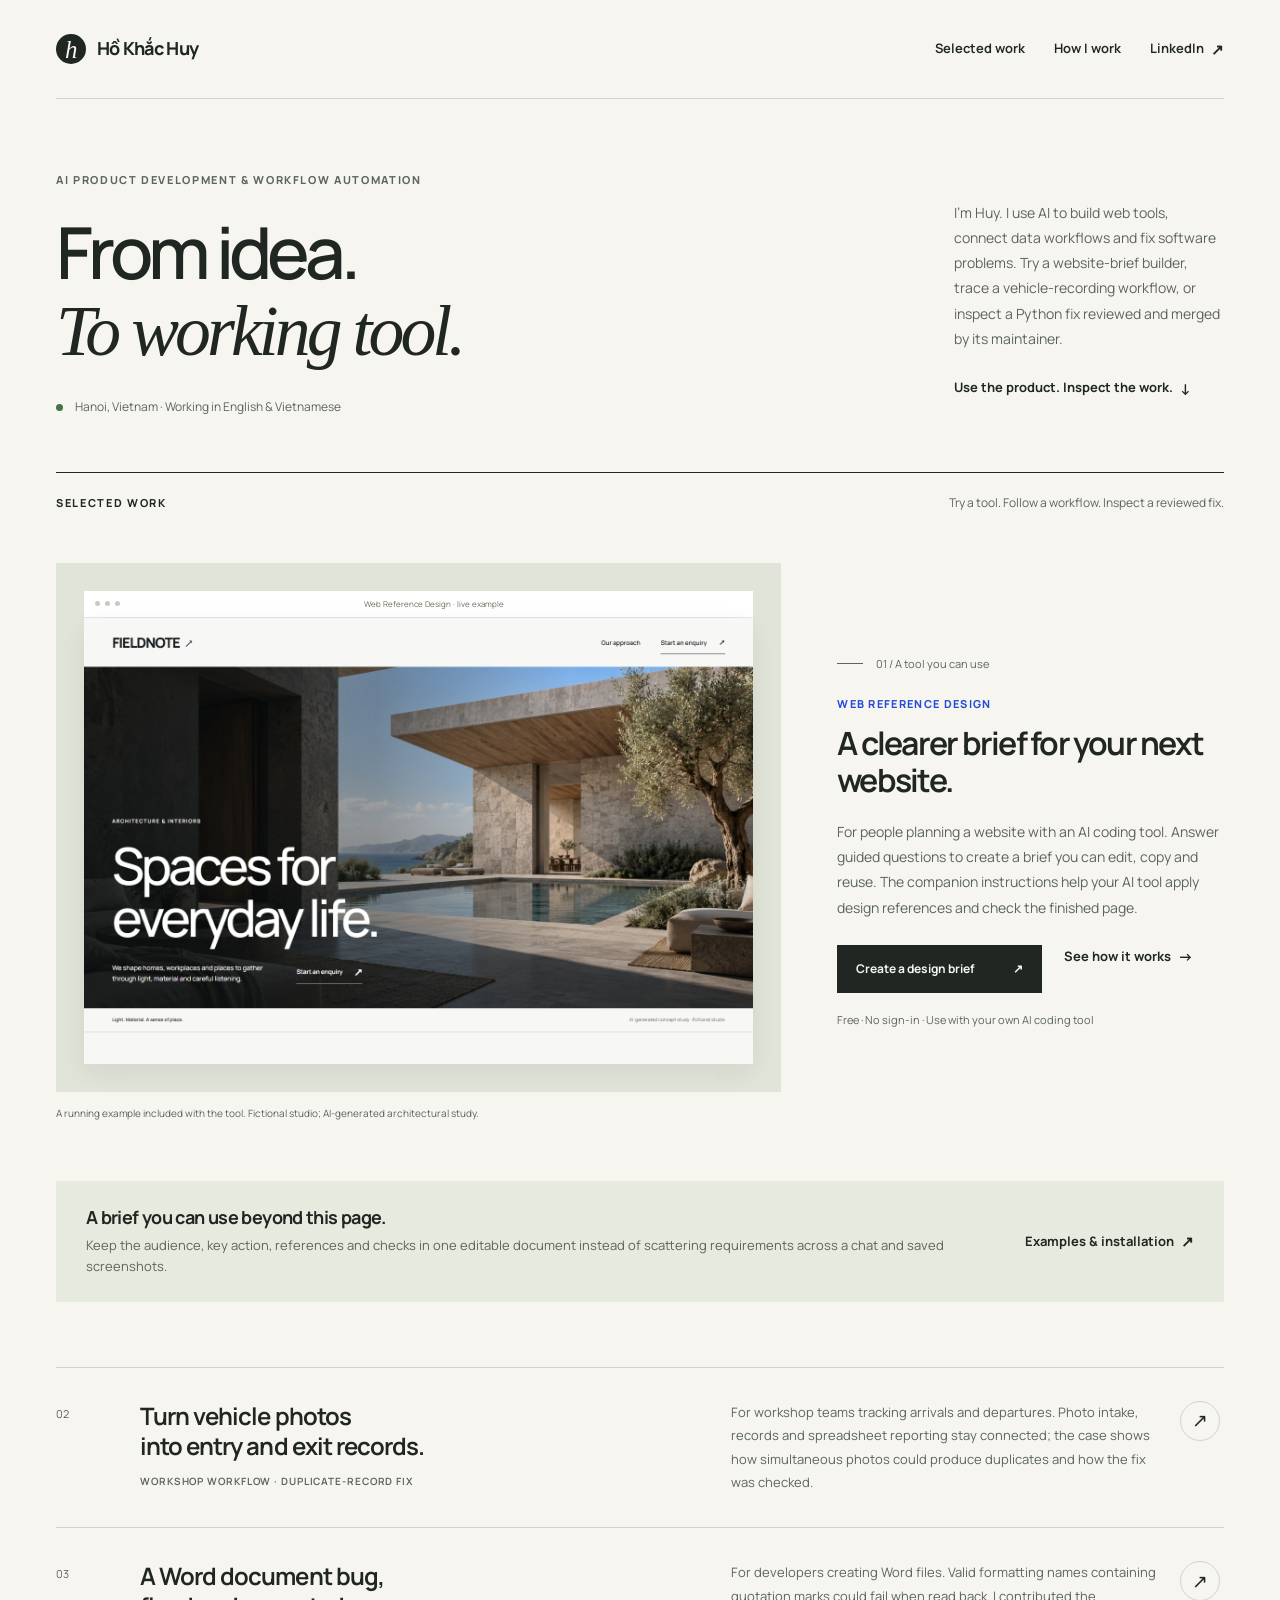
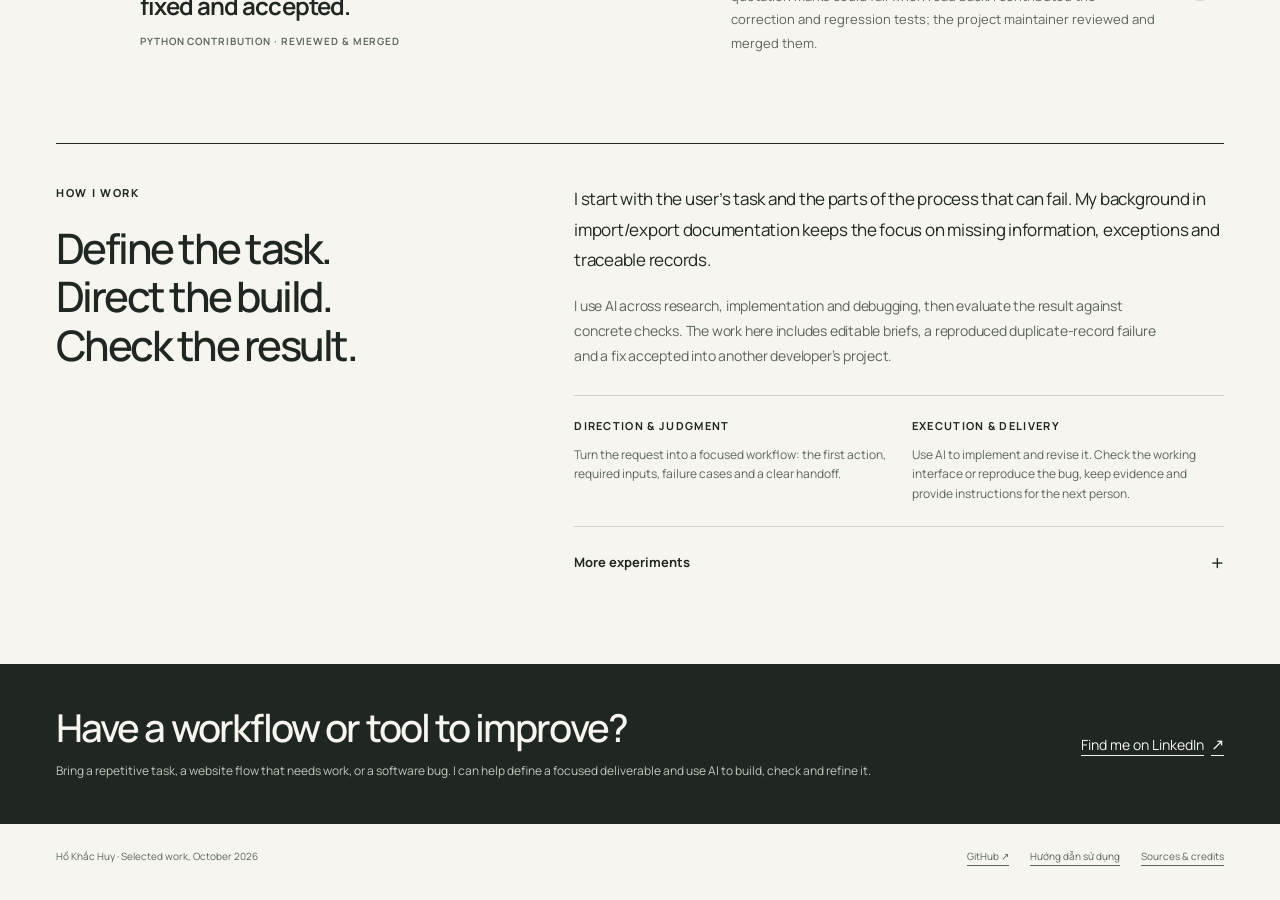
<file: docs/index.html>
<!doctype html>
<html lang="en">
  <head>
    <meta charset="utf-8" />
    <meta name="viewport" content="width=device-width, initial-scale=1" />
    <title>Hồ Khắc Huy — From idea to working tool</title>
    <meta
      name="description"
      content="Huy uses AI to build web tools, connect data workflows and fix software problems. Try a website-brief builder and inspect working cases and a reviewed Python contribution."
    />
    <meta name="theme-color" content="#f6f5ef" />
    <meta property="og:type" content="website" />
    <meta
      property="og:title"
      content="Hồ Khắc Huy — From idea to working tool"
    />
    <meta
      property="og:description"
      content="Use the product. Inspect the work. Clear website briefs, reliable operational records and a reviewed Python fix."
    />
    <meta
      property="og:url"
      content="https://builtbyhuy.github.io/builtbyhuy/"
    />
    <meta
      property="og:image"
      content="https://builtbyhuy.github.io/builtbyhuy/assets/portfolio-featured.png"
    />
    <meta name="twitter:card" content="summary_large_image" />
    <link rel="canonical" href="https://builtbyhuy.github.io/builtbyhuy/" />
    <link rel="icon" href="data:," />
    <link
      rel="preload"
      href="assets/manrope-variable.ttf"
      as="font"
      type="font/ttf"
      crossorigin
    />
    <link rel="stylesheet" href="styles.css?v=20261022-review" />
  </head>
  <body>
    <a class="skip" href="#main">Skip to content</a>
    <header class="site-header wrap">
      <a class="identity" href="./"
        ><span class="identity-mark" aria-hidden="true">h</span>Hồ Khắc Huy</a
      >
      <nav aria-label="Main navigation">
        <a href="#work">Selected work</a><a href="#approach">How I work</a
        ><a class="desktop-link" href="https://www.linkedin.com/in/builtbyhuy/"
          >LinkedIn <span class="external" aria-hidden="true">↗</span></a
        >
      </nav>
    </header>
    <main id="main" tabindex="-1">
      <section class="hero wrap" aria-labelledby="intro-title">
        <div>
          <p class="eyebrow">AI product development &amp; workflow automation</p>
          <h1 id="intro-title">
            From idea.<br /><em>To working tool.</em>
          </h1>
          <p class="hero-note">
            Hanoi, Vietnam · Working in English &amp; Vietnamese
          </p>
        </div>
        <div class="hero-aside">
          <p>
            I’m Huy. I use AI to build web tools, connect data workflows and fix
            software problems. Try a website-brief builder, trace a vehicle-recording
            workflow, or inspect a Python fix reviewed and merged by its maintainer.
          </p>
          <a class="text-link" href="#work"
            >Use the product. Inspect the work.
            <span class="external" aria-hidden="true">↓</span></a
          >
        </div>
      </section>
      <section class="wrap" id="work" aria-labelledby="work-label">
        <div class="section-head">
          <h2 class="eyebrow" id="work-label">Selected work</h2>
          <p>Try a tool. Follow a workflow. Inspect a reviewed fix.</p>
        </div>
        <article class="project">
          <div>
            <figure class="project-media">
              <div class="browser-bar" aria-hidden="true">
                <i></i><i></i><i></i
                ><span>Web Reference Design · live example</span>
              </div>
              <a
                href="work/web-reference-design.html"
                aria-label="Explore Web Reference Design"
                ><img
                  src="assets/fieldnote-after.png"
                  width="1440"
                  height="960"
                  alt="FIELDNOTE, the tool’s working example, with a spacious architectural image and a clear enquiry action."
                  fetchpriority="high"
              /></a>
            </figure>
            <p class="media-caption">
              A running example included with the tool. Fictional studio;
              AI-generated architectural study.
            </p>
          </div>
          <div class="project-copy">
            <p class="project-number">01 / A tool you can use</p>
            <p class="product-name">Web Reference Design</p>
            <h2>A clearer brief for your next website.</h2>
            <p class="project-description">
              For people planning a website with an AI coding tool. Answer guided
              questions to create a brief you can edit, copy and reuse. The companion
              instructions help your AI tool apply design references and check the finished page.
            </p>
            <div class="actions">
              <a
                class="button"
                href="https://builtbyhuy.github.io/web-reference-design/brief/"
                >Create a design brief <span aria-hidden="true">↗</span></a
              ><a class="text-link" href="work/web-reference-design.html"
                >See how it works
                <span class="external" aria-hidden="true">→</span></a
              >
            </div>
            <p class="case-note">
              Free · No sign-in · Use with your own AI coding tool
            </p>
          </div>
        </article>
        <aside class="brief-strip">
          <div>
            <h3>A brief you can use beyond this page.</h3>
            <p>
              Keep the audience, key action, references and checks in one editable
              document instead of scattering requirements across a chat and saved screenshots.
            </p>
          </div>
          <a
            class="text-link"
            href="https://builtbyhuy.github.io/web-reference-design/"
            >Examples &amp; installation
            <span class="external" aria-hidden="true">↗</span></a
          >
        </aside>
        <article class="work-row">
          <span class="row-number">02</span>
          <div>
            <h3>
              <a href="work/vehicle-workflow.html"
                >Turn vehicle photos<br />into entry and exit records.</a
              >
            </h3>
            <p class="status">
              Workshop workflow · Duplicate-record fix
            </p>
          </div>
          <p class="summary">
            For workshop teams tracking arrivals and departures. Photo intake,
            records and spreadsheet reporting stay connected; the case shows how
            simultaneous photos could produce duplicates and how the fix was checked.
          </p>
          <a
            class="round-link"
            href="work/vehicle-workflow.html"
            aria-label="Read the vehicle workflow case"
            >↗</a
          >
        </article>
        <article class="work-row">
          <span class="row-number">03</span>
          <div>
            <h3>
              <a href="work/python-docx.html"
                >A Word document bug,<br />fixed and accepted.</a
              >
            </h3>
            <p class="status">
              Python contribution · Reviewed &amp; merged
            </p>
          </div>
          <p class="summary">
            For developers creating Word files. Valid formatting names containing
            quotation marks could fail when read back. I contributed the correction
            and regression tests; the project maintainer reviewed and merged them.
          </p>
          <a
            class="round-link"
            href="work/python-docx.html"
            aria-label="Read the reviewed Python contribution"
            >↗</a
          >
        </article>
      </section>
      <section
        class="approach wrap"
        id="approach"
        aria-labelledby="approach-title"
      >
        <div>
          <p class="eyebrow">How I work</p>
          <h2 id="approach-title">
            Define the task.<br />Direct the build.<br />Check the result.
          </h2>
        </div>
        <div class="approach-copy">
          <p>
            I start with the user’s task and the parts of the process that can fail.
            My background in import/export documentation keeps the focus on missing
            information, exceptions and traceable records.
          </p>
          <p>
            I use AI across research, implementation and debugging, then evaluate
            the result against concrete checks. The work here includes editable
            briefs, a reproduced duplicate-record failure and a fix accepted into
            another developer’s project.
          </p>
          <div class="responsibilities">
            <div>
              <h3>Direction &amp; judgment</h3>
              <p>
                Turn the request into a focused workflow: the first action,
                required inputs, failure cases and a clear handoff.
              </p>
            </div>
            <div>
              <h3>Execution &amp; delivery</h3>
              <p>
                Use AI to implement and revise it. Check the working interface
                or reproduce the bug, keep evidence and provide instructions
                for the next person.
              </p>
            </div>
          </div>
          <details class="experiments">
            <summary>More experiments</summary>
            <div class="experiment-list">
              <div>
                <a
                  href="https://builtbyhuy.github.io/quotelens-review-workbench/"
                  >QuoteLens ↗</a
                >
                <p>
                  A browser experiment in source-linked supplier quote
                  comparison, pack costs and review state. Independent project;
                  sample data is synthetic.
                </p>
              </div>
              <div>
                <a href="https://builtbyhuy.github.io/pourlab-puzzle-studio/"
                  >PourLab ↗</a
                >
                <p>
                  A water-sort puzzle studio with custom levels, manual play and
                  checked solution replay. An interaction and rule-correctness
                  experiment.
                </p>
              </div>
            </div>
          </details>
        </div>
      </section>
      <section class="contact" aria-labelledby="contact-title">
        <div class="contact-inner wrap">
          <div>
            <h2 id="contact-title">Have a workflow or tool to improve?</h2>
            <p>
              Bring a repetitive task, a website flow that needs work, or a
              software bug. I can help define a focused deliverable and use AI
              to build, check and refine it.
            </p>
          </div>
          <a href="https://www.linkedin.com/in/builtbyhuy/"
            >Find me on LinkedIn
            <span class="external" aria-hidden="true">↗</span></a
          >
        </div>
      </section>
    </main>
    <footer class="footer wrap">
      <p>Hồ Khắc Huy · Selected work, October 2026</p>
      <div class="footer-links">
        <a href="https://github.com/builtbyhuy">GitHub ↗</a
        ><a href="guide.html" lang="vi">Hướng dẫn sử dụng</a
        ><a href="sources.html">Sources &amp; credits</a>
      </div>
    </footer>
  </body>
</html>
</file>
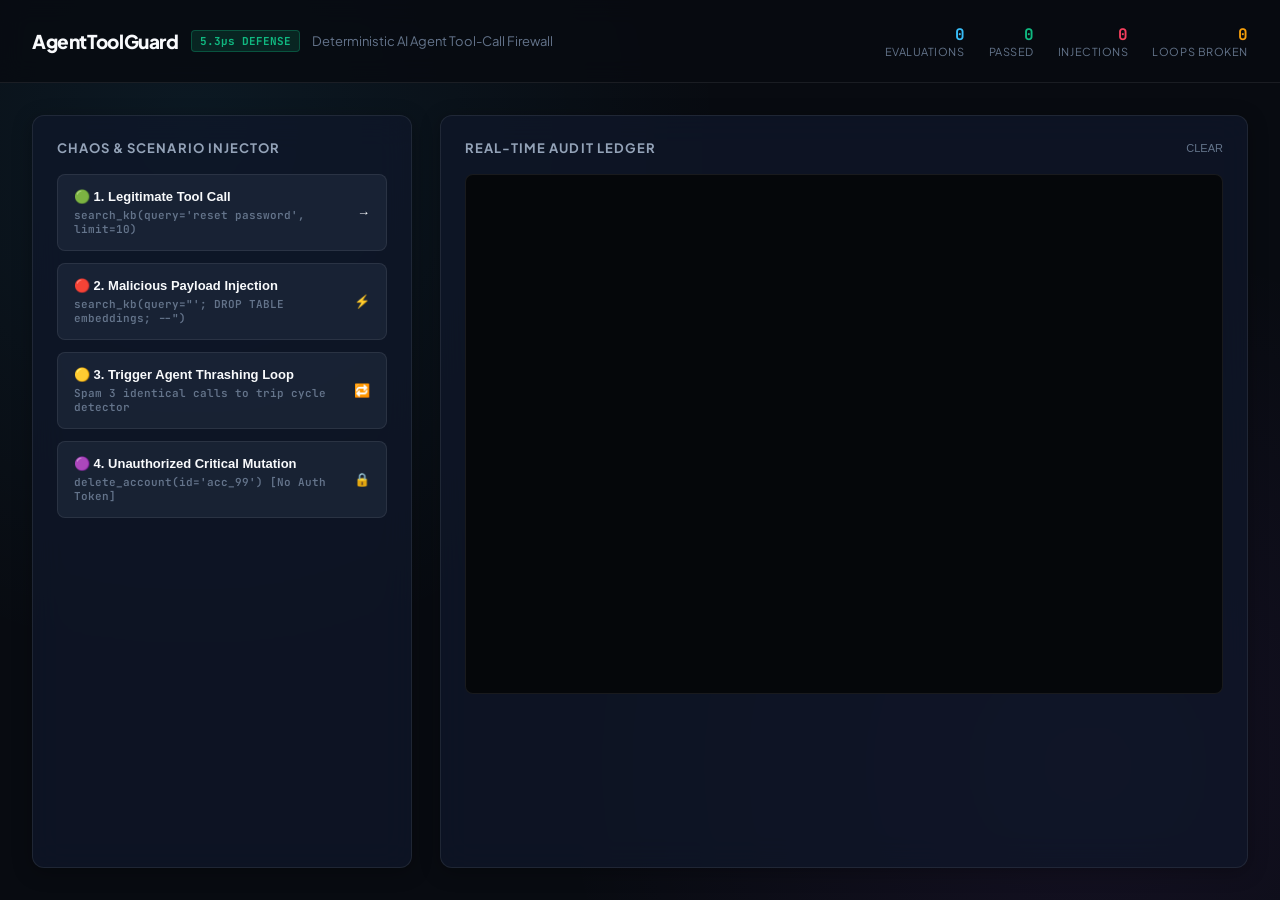
<file: examples/agent-tool-guard/public/index.html>
<!DOCTYPE html>
<html lang="en">
<head>
  <meta charset="UTF-8">
  <meta name="viewport" content="width=device-width, initial-scale=1.0">
  <title>AgentToolGuard — AI Agent Tool-Call Firewall &amp; Blast-Radius Limiter</title>
  <link rel="preconnect" href="https://fonts.googleapis.com">
  <link rel="preconnect" href="https://fonts.gstatic.com" crossorigin>
  <link href="https://fonts.googleapis.com/css2?family=Plus+Jakarta+Sans:wght@400;500;600;700;800&family=JetBrains+Mono:wght@400;500;600;700&display=swap" rel="stylesheet">
  <style>
    :root {
      --bg-base: #080b11;
      --bg-card: rgba(15, 23, 42, 0.75);
      --border-subtle: rgba(255, 255, 255, 0.08);
      --border-highlight: rgba(255, 255, 255, 0.18);
      --accent-blue: #38bdf8;
      --accent-emerald: #10b981;
      --accent-red: #f43f5e;
      --accent-amber: #f59e0b;
      --accent-purple: #a855f7;
      --text-primary: #f8fafc;
      --text-secondary: #94a3b8;
      --text-muted: #64748b;
    }

    * { box-sizing: border-box; margin: 0; padding: 0; }

    body {
      font-family: 'Plus Jakarta Sans', sans-serif;
      background-color: var(--bg-base);
      color: var(--text-primary);
      min-height: 100vh;
      display: flex;
      flex-direction: column;
      background-image: 
        radial-gradient(circle at 15% 15%, rgba(56, 189, 248, 0.08) 0%, transparent 40%),
        radial-gradient(circle at 85% 85%, rgba(168, 85, 247, 0.08) 0%, transparent 40%);
    }

    header {
      padding: 24px 32px;
      border-bottom: 1px solid var(--border-subtle);
      display: flex;
      justify-content: space-between;
      align-items: center;
      background: rgba(8, 11, 17, 0.85);
      backdrop-filter: blur(12px);
    }

    .brand {
      display: flex;
      align-items: center;
      gap: 12px;
    }

    .brand-badge {
      font-family: 'JetBrains Mono', monospace;
      font-size: 11px;
      font-weight: 700;
      background: rgba(16, 185, 129, 0.15);
      color: var(--accent-emerald);
      border: 1px solid rgba(16, 185, 129, 0.3);
      padding: 3px 8px;
      border-radius: 4px;
    }

    h1 {
      font-size: 19px;
      font-weight: 800;
      letter-spacing: -0.02em;
    }

    .stats-bar {
      display: flex;
      gap: 24px;
    }

    .stat-item {
      display: flex;
      flex-direction: column;
      align-items: flex-end;
    }

    .stat-val {
      font-family: 'JetBrains Mono', monospace;
      font-size: 16px;
      font-weight: 700;
      color: var(--accent-blue);
    }

    .stat-lbl {
      font-size: 11px;
      color: var(--text-muted);
      text-transform: uppercase;
      letter-spacing: 0.05em;
    }

    main {
      flex: 1;
      padding: 32px;
      max-width: 1400px;
      margin: 0 auto;
      width: 100%;
      display: grid;
      grid-template-columns: 380px 1fr;
      gap: 28px;
    }

    .panel {
      background: var(--bg-card);
      border: 1px solid var(--border-subtle);
      border-radius: 12px;
      padding: 24px;
      backdrop-filter: blur(16px);
      box-shadow: 0 4px 20px rgba(0,0,0,0.3);
    }

    .panel-title {
      font-size: 13px;
      font-weight: 700;
      text-transform: uppercase;
      letter-spacing: 0.08em;
      color: var(--text-secondary);
      margin-bottom: 18px;
      display: flex;
      justify-content: space-between;
      align-items: center;
    }

    .action-btn {
      width: 100%;
      background: rgba(30, 41, 59, 0.7);
      border: 1px solid var(--border-subtle);
      color: var(--text-primary);
      padding: 14px 16px;
      border-radius: 8px;
      font-size: 13px;
      font-weight: 600;
      cursor: pointer;
      margin-bottom: 12px;
      text-align: left;
      transition: all 0.2s cubic-bezier(0.16, 1, 0.3, 1);
      display: flex;
      justify-content: space-between;
      align-items: center;
    }

    .action-btn:hover {
      background: rgba(51, 65, 85, 0.8);
      border-color: var(--border-highlight);
      transform: translateY(-1px);
    }

    .action-btn.safe:hover { border-color: var(--accent-emerald); }
    .action-btn.inject:hover { border-color: var(--accent-red); }
    .action-btn.loop:hover { border-color: var(--accent-amber); }
    .action-btn.auth:hover { border-color: var(--accent-purple); }

    .btn-sub {
      font-size: 11px;
      color: var(--text-muted);
      font-family: 'JetBrains Mono', monospace;
      margin-top: 4px;
    }

    .log-container {
      background: #05070a;
      border: 1px solid var(--border-subtle);
      border-radius: 8px;
      height: 520px;
      overflow-y: auto;
      font-family: 'JetBrains Mono', monospace;
      font-size: 12px;
      padding: 16px;
      display: flex;
      flex-direction: column;
      gap: 8px;
    }

    .log-row {
      padding: 8px 12px;
      border-radius: 6px;
      background: rgba(15, 23, 42, 0.5);
      border-left: 3px solid #334155;
      display: flex;
      justify-content: space-between;
      align-items: center;
      animation: fadeIn 0.15s ease-in;
    }

    @keyframes fadeIn {
      from { opacity: 0; transform: translateY(4px); }
      to { opacity: 1; transform: translateY(0); }
    }

    .log-row.pass { border-color: var(--accent-emerald); }
    .log-row.reject { border-color: var(--accent-red); background: rgba(244, 63, 94, 0.08); }
    .log-row.cycle { border-color: var(--accent-amber); background: rgba(245, 158, 11, 0.08); }
    .log-row.unauth { border-color: var(--accent-purple); background: rgba(168, 85, 247, 0.08); }

    .badge-status {
      font-size: 10px;
      font-weight: 700;
      padding: 2px 6px;
      border-radius: 4px;
      text-transform: uppercase;
    }
    .badge-status.pass { background: rgba(16, 185, 129, 0.2); color: var(--accent-emerald); }
    .badge-status.reject { background: rgba(244, 63, 94, 0.2); color: var(--accent-red); }
    .badge-status.cycle { background: rgba(245, 158, 11, 0.2); color: var(--accent-amber); }
    .badge-status.unauth { background: rgba(168, 85, 247, 0.2); color: var(--accent-purple); }
  </style>
</head>
<body>

  <header>
    <div class="brand">
      <h1>AgentToolGuard</h1>
      <span class="brand-badge">5.3µs DEFENSE</span>
      <span style="font-size: 13px; color: var(--text-muted);">Deterministic AI Agent Tool-Call Firewall</span>
    </div>
    <div class="stats-bar">
      <div class="stat-item">
        <span class="stat-val" id="stat-evals">0</span>
        <span class="stat-lbl">Evaluations</span>
      </div>
      <div class="stat-item">
        <span class="stat-val" style="color: var(--accent-emerald);" id="stat-passed">0</span>
        <span class="stat-lbl">Passed</span>
      </div>
      <div class="stat-item">
        <span class="stat-val" style="color: var(--accent-red);" id="stat-deflected">0</span>
        <span class="stat-lbl">Injections</span>
      </div>
      <div class="stat-item">
        <span class="stat-val" style="color: var(--accent-amber);" id="stat-cycles">0</span>
        <span class="stat-lbl">Loops Broken</span>
      </div>
    </div>
  </header>

  <main>
    <div class="panel">
      <div class="panel-title">Chaos &amp; Scenario Injector</div>

      <button class="action-btn safe" onclick="simulateValidCall()">
        <div>
          <div>🟢 1. Legitimate Tool Call</div>
          <div class="btn-sub">search_kb(query='reset password', limit=10)</div>
        </div>
        <span>→</span>
      </button>

      <button class="action-btn inject" onclick="simulateInjection()">
        <div>
          <div>🔴 2. Malicious Payload Injection</div>
          <div class="btn-sub">search_kb(query="'; DROP TABLE embeddings; --")</div>
        </div>
        <span>⚡</span>
      </button>

      <button class="action-btn loop" onclick="simulateAgentLoop()">
        <div>
          <div>🟡 3. Trigger Agent Thrashing Loop</div>
          <div class="btn-sub">Spam 3 identical calls to trip cycle detector</div>
        </div>
        <span>🔁</span>
      </button>

      <button class="action-btn auth" onclick="simulateUnauthorizedCritical()">
        <div>
          <div>🟣 4. Unauthorized Critical Mutation</div>
          <div class="btn-sub">delete_account(id='acc_99') [No Auth Token]</div>
        </div>
        <span>🔒</span>
      </button>
    </div>

    <div class="panel">
      <div class="panel-title">
        <span>Real-Time Audit Ledger</span>
        <button onclick="clearLogs()" style="background:none; border:none; color:var(--text-muted); cursor:pointer; font-size:11px;">CLEAR</button>
      </div>
      <div class="log-container" id="log-container">
        <!-- Logs appear here -->
      </div>
    </div>
  </main>

  <script>
    let evals = 0, passed = 0, deflected = 0, cycles = 0;
    let loopCounter = 0;

    function playChime(freq1, freq2) {
      try {
        const ctx = new (window.AudioContext || window.webkitAudioContext)();
        const osc = ctx.createOscillator();
        const gain = ctx.createGain();
        osc.type = 'sine';
        osc.frequency.setValueAtTime(freq1, ctx.currentTime);
        osc.frequency.exponentialRampToValueAtTime(freq2, ctx.currentTime + 0.1);
        gain.gain.setValueAtTime(0.1, ctx.currentTime);
        gain.gain.exponentialRampToValueAtTime(0.001, ctx.currentTime + 0.3);
        osc.connect(gain);
        gain.connect(ctx.destination);
        osc.start();
        osc.stop(ctx.currentTime + 0.3);
      } catch (e) {}
    }

    function addLog(type, tool, message, latencyUs) {
      evals++;
      document.getElementById('stat-evals').innerText = evals;

      if (type === 'pass') { passed++; playChime(587, 880); }
      if (type === 'reject') { deflected++; playChime(440, 220); }
      if (type === 'cycle') { cycles++; playChime(330, 220); }
      if (type === 'unauth') { playChime(261, 196); }

      document.getElementById('stat-passed').innerText = passed;
      document.getElementById('stat-deflected').innerText = deflected;
      document.getElementById('stat-cycles').innerText = cycles;

      const container = document.getElementById('log-container');
      const row = document.createElement('div');
      row.className = `log-row ${type}`;
      row.innerHTML = `
        <div>
          <span style="color:var(--text-muted); margin-right:8px;">[${new Date().toLocaleTimeString()}]</span>
          <strong>${tool}</strong>: <span style="color:var(--text-secondary);">${message}</span>
        </div>
        <div style="display:flex; align-items:center; gap:12px;">
          <span style="color:var(--accent-blue); font-size:11px;">${latencyUs} µs</span>
          <span class="badge-status ${type}">${type.toUpperCase()}</span>
        </div>
      `;
      container.prepend(row);
    }

    function simulateValidCall() {
      const latency = (Math.random() * 3 + 4).toFixed(2);
      addLog('pass', 'search_kb', 'PASSED: Schema & boundaries verified.', latency);
    }

    function simulateInjection() {
      const latency = (Math.random() * 2 + 1.2).toFixed(2);
      addLog('reject', 'search_kb', 'INJECTION_DEFLECTED: SQL fragment intercepted.', latency);
    }

    function simulateAgentLoop() {
      loopCounter++;
      if (loopCounter < 3) {
        addLog('pass', 'search_kb', `Invocation #${loopCounter} with query='agent_loop'`, '5.12');
      } else {
        addLog('cycle', 'search_kb', 'CYCLE_INTERCEPTED: Agent thrashing 3x consecutive identical parameters.', '3.84');
        loopCounter = 0;
      }
    }

    function simulateUnauthorizedCritical() {
      const latency = (Math.random() * 1.5 + 1.5).toFixed(2);
      addLog('unauth', 'delete_account', 'BLOCKED_UNAUTHORIZED: Missing cryptographic approval signature.', latency);
    }

    function clearLogs() {
      document.getElementById('log-container').innerHTML = '';
    }
  </script>
</body>
</html>
</file>
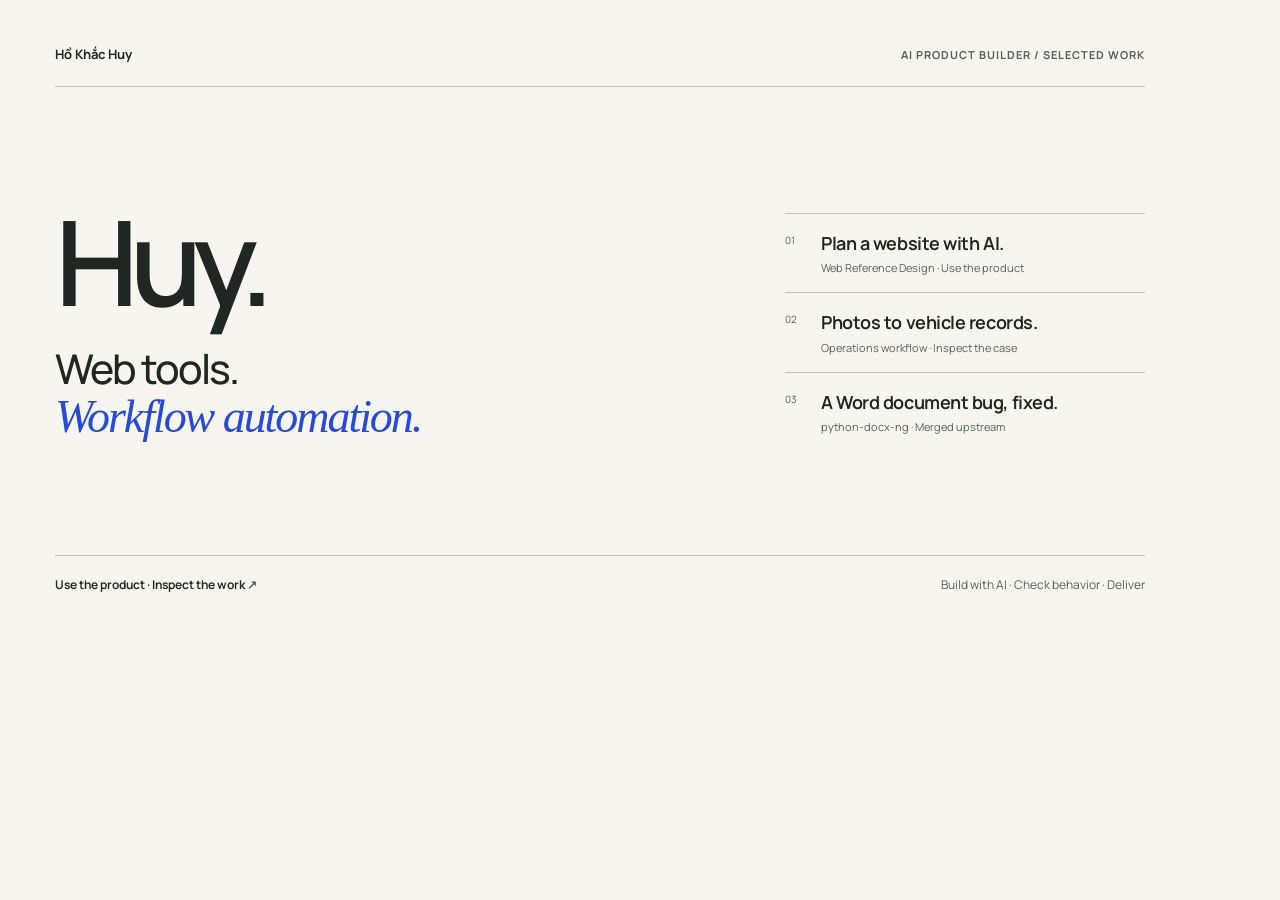
<file: docs/cover.html>
<!doctype html>
<html lang="en">
  <head>
    <meta charset="utf-8" />
    <meta name="viewport" content="width=device-width, initial-scale=1" />
    <title>Huy — Portfolio cover</title>
    <meta name="robots" content="noindex" />
    <link rel="icon" href="data:," />
    <style>
      @font-face {
        font-family: Manrope;
        src: url("assets/manrope-variable.ttf") format("truetype");
        font-weight: 200 800;
        font-display: swap;
      }
      * {
        box-sizing: border-box;
      }
      body {
        margin: 0;
        background: #f6f5ef;
        color: #202722;
        font-family: Manrope, Arial, sans-serif;
      }
      .cover {
        width: 1200px;
        min-height: 628px;
        padding: 45px 55px 35px;
        display: flex;
        flex-direction: column;
      }
      .top {
        display: flex;
        justify-content: space-between;
        align-items: center;
        padding-bottom: 23px;
        border-bottom: 1px solid #bfc7bc;
        font-size: 13px;
        font-weight: 700;
      }
      .top span:last-child {
        font-size: 11px;
        letter-spacing: 0.09em;
        text-transform: uppercase;
        color: #576154;
      }
      .main {
        display: grid;
        grid-template-columns: 1fr 360px;
        gap: 60px;
        flex: 1;
        padding-block: 44px 37px;
        align-items: center;
      }
      .name {
        font-size: 118px;
        line-height: 0.94;
        letter-spacing: -0.08em;
        font-weight: 600;
        margin: 0;
      }
      .headline {
        font-size: 41px;
        line-height: 1.18;
        letter-spacing: -0.05em;
        margin: 27px 0 0;
        max-width: 620px;
        font-weight: 500;
      }
      .headline em {
        font:
          italic 46px/1.1 Georgia,
          serif;
        color: #274ad8;
      }
      .work-list {
        padding-top: 15px;
      }
      .work {
        border-top: 1px solid #bfc7bc;
        padding-block: 17px;
        display: grid;
        grid-template-columns: 24px 1fr;
        gap: 12px;
      }
      .work small {
        font-size: 10px;
        color: #576154;
        line-height: 1.8;
      }
      .work p {
        font-size: 18px;
        line-height: 1.4;
        font-weight: 650;
        letter-spacing: -0.025em;
        margin: 0;
      }
      .work span {
        font-size: 11px;
        color: #576154;
        display: block;
        margin-top: 4px;
      }
      .bottom {
        border-top: 1px solid #bfc7bc;
        display: flex;
        justify-content: space-between;
        gap: 20px;
        padding-top: 20px;
        font-size: 12px;
      }
      .bottom strong {
        font-weight: 650;
      }
      .bottom span {
        color: #576154;
      }
    </style>
  </head>
  <body>
    <main class="cover">
      <div class="top">
        <span>Hồ Khắc Huy</span><span>AI Product Builder / Selected work</span>
      </div>
      <div class="main">
        <div>
          <h1 class="name">Huy.</h1>
          <p class="headline">Web tools.<br /><em>Workflow automation.</em></p>
        </div>
        <div class="work-list">
          <div class="work">
            <small>01</small>
            <div>
              <p>Plan a website with AI.</p>
              <span>Web Reference Design · Use the product</span>
            </div>
          </div>
          <div class="work">
            <small>02</small>
            <div>
              <p>Photos to vehicle records.</p>
              <span>Operations workflow · Inspect the case</span>
            </div>
          </div>
          <div class="work">
            <small>03</small>
            <div>
              <p>A Word document bug, fixed.</p>
              <span>python-docx-ng · Merged upstream</span>
            </div>
          </div>
        </div>
      </div>
      <div class="bottom">
        <strong
          >Use the product · Inspect the work
          <span aria-hidden="true">↗</span></strong
        ><span>Build with AI · Check behavior · Deliver</span>
      </div>
    </main>
  </body>
</html>
</file>
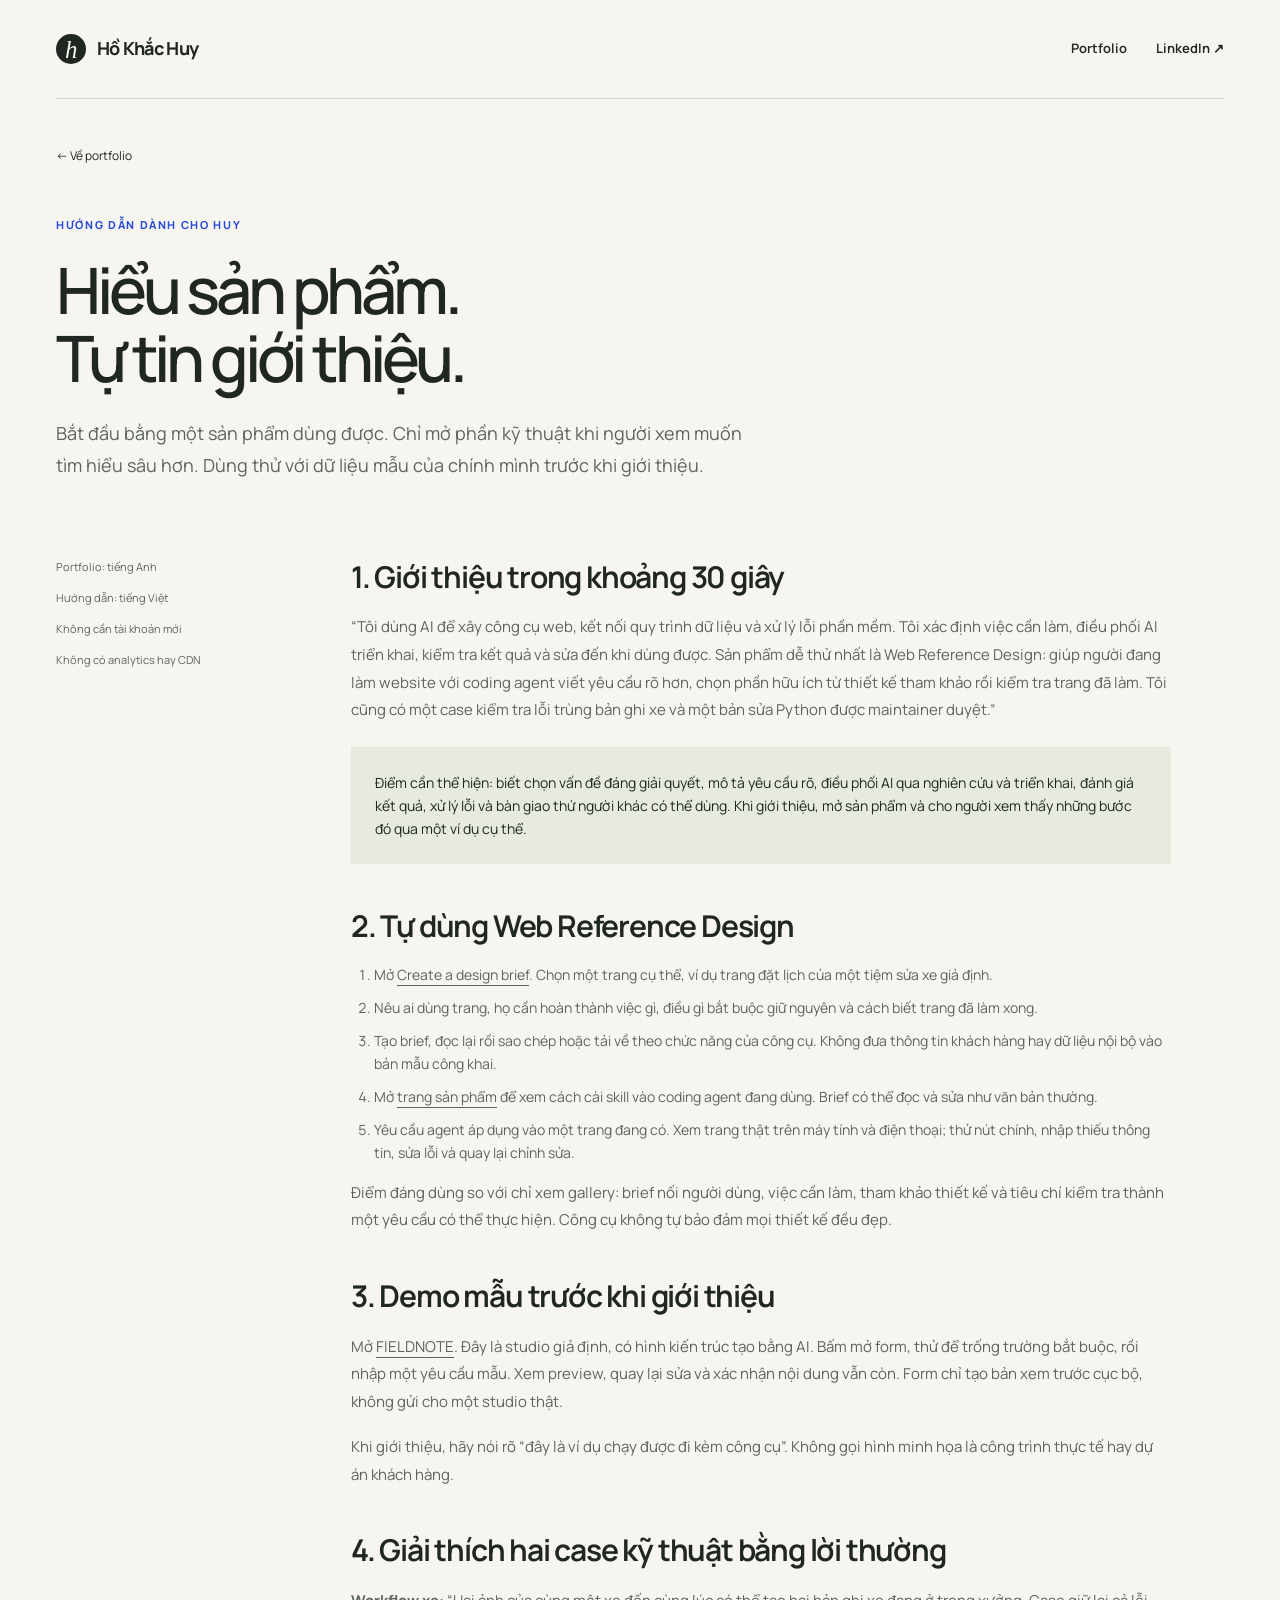
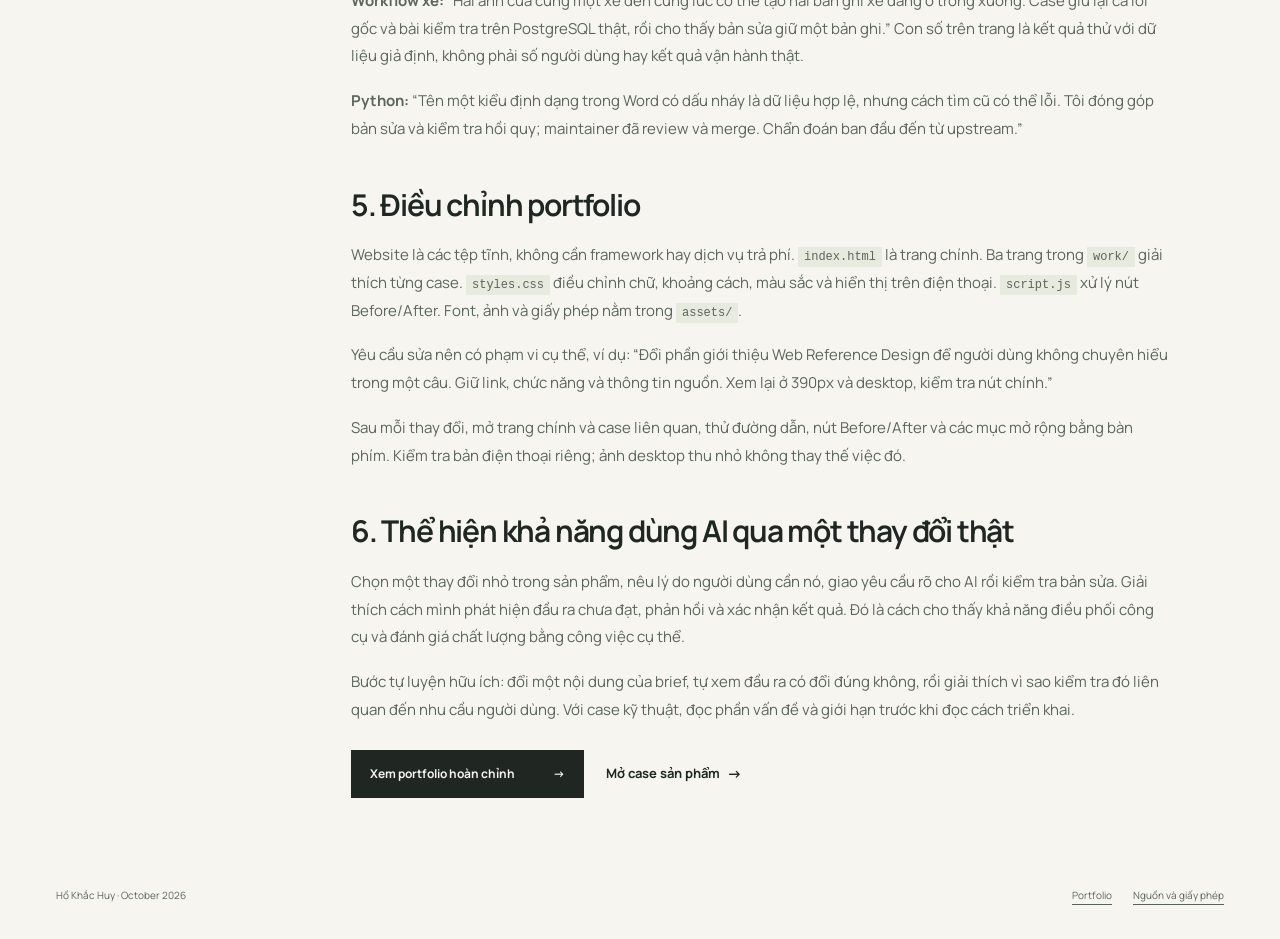
<file: docs/guide.html>
<!doctype html>
<html lang="vi">
  <head>
    <meta charset="utf-8" />
    <meta name="viewport" content="width=device-width, initial-scale=1" />
    <title>Hướng dẫn sử dụng và giới thiệu portfolio — Hồ Khắc Huy</title>
    <meta
      name="description"
      content="Cách dùng sản phẩm, giới thiệu năng lực làm việc với AI và điều chỉnh portfolio của Huy."
    />
    <meta name="robots" content="noindex" />
    <link rel="icon" href="data:," />
    <link rel="stylesheet" href="styles.css?v=20261022-review" />
  </head>
  <body class="guide">
    <a class="skip" href="#main">Đến nội dung</a>
    <header class="site-header wrap">
      <a class="identity" href="./"
        ><span class="identity-mark" aria-hidden="true">h</span>Hồ Khắc Huy</a
      >
      <nav aria-label="Điều hướng">
        <a href="./">Portfolio</a
        ><a href="https://www.linkedin.com/in/builtbyhuy/">LinkedIn ↗</a>
      </nav>
    </header>
    <main id="main" tabindex="-1">
      <section class="case-hero wrap">
        <a class="breadcrumb" href="./">← Về portfolio</a>
        <p class="eyebrow">Hướng dẫn dành cho Huy</p>
        <h1>Hiểu sản phẩm.<br />Tự tin giới thiệu.</h1>
        <p class="lede">
          Bắt đầu bằng một sản phẩm dùng được. Chỉ mở phần kỹ thuật khi người
          xem muốn tìm hiểu sâu hơn. Dùng thử với dữ liệu mẫu của chính mình
          trước khi giới thiệu.
        </p>
      </section>
      <div class="wrap">
        <section class="case-layout">
          <aside class="case-aside">
            <p>Portfolio: tiếng Anh</p>
            <p>Hướng dẫn: tiếng Việt</p>
            <p>Không cần tài khoản mới</p>
            <p>Không có analytics hay CDN</p>
          </aside>
          <div class="case-body">
            <h2>1. Giới thiệu trong khoảng 30 giây</h2>
            <p>
              “Tôi dùng AI để xây công cụ web, kết nối quy trình dữ liệu và xử lý
              lỗi phần mềm. Tôi xác định việc cần làm, điều phối AI triển khai,
              kiểm tra kết quả và sửa đến khi dùng được.
              Sản phẩm dễ thử nhất là Web Reference Design: giúp người đang
              làm website với coding agent viết yêu cầu rõ hơn, chọn phần hữu
              ích từ thiết kế tham khảo rồi kiểm tra trang đã làm. Tôi cũng có
              một case kiểm tra lỗi trùng bản ghi xe và một bản sửa Python được
              maintainer duyệt.”
            </p>
            <div class="callout">
              Điểm cần thể hiện: biết chọn vấn đề đáng giải quyết, mô tả yêu cầu
              rõ, điều phối AI qua nghiên cứu và triển khai, đánh giá kết quả,
              xử lý lỗi và bàn giao thứ người khác có thể dùng. Khi giới thiệu,
              mở sản phẩm và cho người xem thấy những bước đó qua một ví dụ cụ thể.
            </div>
            <h2>2. Tự dùng Web Reference Design</h2>
            <ol>
              <li>
                Mở
                <a
                  href="https://builtbyhuy.github.io/web-reference-design/brief/"
                  >Create a design brief</a
                >. Chọn một trang cụ thể, ví dụ trang đặt lịch của một tiệm sửa
                xe giả định.
              </li>
              <li>
                Nêu ai dùng trang, họ cần hoàn thành việc gì, điều gì bắt buộc
                giữ nguyên và cách biết trang đã làm xong.
              </li>
              <li>
                Tạo brief, đọc lại rồi sao chép hoặc tải về theo chức năng của
                công cụ. Không đưa thông tin khách hàng hay dữ liệu nội bộ vào
                bản mẫu công khai.
              </li>
              <li>
                Mở
                <a href="https://builtbyhuy.github.io/web-reference-design/"
                  >trang sản phẩm</a
                >
                để xem cách cài skill vào coding agent đang dùng. Brief có thể
                đọc và sửa như văn bản thường.
              </li>
              <li>
                Yêu cầu agent áp dụng vào một trang đang có. Xem trang thật trên
                máy tính và điện thoại; thử nút chính, nhập thiếu thông tin, sửa
                lỗi và quay lại chỉnh sửa.
              </li>
            </ol>
            <p>
              Điểm đáng dùng so với chỉ xem gallery: brief nối người dùng, việc
              cần làm, tham khảo thiết kế và tiêu chí kiểm tra thành một yêu cầu
              có thể thực hiện. Công cụ không tự bảo đảm mọi thiết kế đều đẹp.
            </p>
            <h2>3. Demo mẫu trước khi giới thiệu</h2>
            <p>
              Mở
              <a
                href="https://builtbyhuy.github.io/web-reference-design/examples/fieldnote/"
                >FIELDNOTE</a
              >. Đây là studio giả định, có hình kiến trúc tạo bằng AI. Bấm mở
              form, thử để trống trường bắt buộc, rồi nhập một yêu cầu mẫu. Xem
              preview, quay lại sửa và xác nhận nội dung vẫn còn. Form chỉ tạo
              bản xem trước cục bộ, không gửi cho một studio thật.
            </p>
            <p>
              Khi giới thiệu, hãy nói rõ “đây là ví dụ chạy được đi kèm công
              cụ”. Không gọi hình minh họa là công trình thực tế hay dự án khách
              hàng.
            </p>
            <h2>4. Giải thích hai case kỹ thuật bằng lời thường</h2>
            <p>
              <strong>Workflow xe:</strong> “Hai ảnh của cùng một xe đến cùng
              lúc có thể tạo hai bản ghi xe đang ở trong xưởng. Case giữ lại cả
              lỗi gốc và bài kiểm tra trên PostgreSQL thật, rồi cho thấy bản sửa
              giữ một bản ghi.” Con số trên trang là kết quả thử với dữ liệu giả
              định, không phải số người dùng hay kết quả vận hành thật.
            </p>
            <p>
              <strong>Python:</strong> “Tên một kiểu định dạng trong Word có dấu nháy
              là dữ liệu hợp lệ, nhưng cách tìm cũ có thể lỗi. Tôi đóng góp bản
              sửa và kiểm tra hồi quy; maintainer đã review và
              merge. Chẩn đoán ban đầu đến từ upstream.”
            </p>
            <h2>5. Điều chỉnh portfolio</h2>
            <p>
              Website là các tệp tĩnh, không cần framework hay dịch vụ trả phí.
              <code>index.html</code> là trang chính. Ba trang trong
              <code>work/</code> giải thích từng case.
              <code>styles.css</code> điều chỉnh chữ, khoảng cách, màu sắc và
              hiển thị trên điện thoại. <code>script.js</code> xử lý nút
              Before/After. Font, ảnh và giấy phép nằm trong
              <code>assets/</code>.
            </p>
            <p>
              Yêu cầu sửa nên có phạm vi cụ thể, ví dụ: “Đổi phần giới thiệu Web
              Reference Design để người dùng không chuyên hiểu trong một câu.
              Giữ link, chức năng và thông tin nguồn. Xem lại ở 390px và desktop, kiểm
              tra nút chính.”
            </p>
            <p>
              Sau mỗi thay đổi, mở trang chính và case liên quan, thử đường dẫn,
              nút Before/After và các mục mở rộng bằng bàn phím. Kiểm tra bản
              điện thoại riêng; ảnh desktop thu nhỏ không thay thế việc đó.
            </p>
            <h2>6. Thể hiện khả năng dùng AI qua một thay đổi thật</h2>
            <p>
              Chọn một thay đổi nhỏ trong sản phẩm, nêu lý do người dùng cần nó,
              giao yêu cầu rõ cho AI rồi kiểm tra bản sửa. Giải thích cách mình
              phát hiện đầu ra chưa đạt, phản hồi và xác nhận kết quả. Đó là cách
              cho thấy khả năng điều phối công cụ và đánh giá chất lượng bằng
              công việc cụ thể.
            </p>
            <p>
              Bước tự luyện hữu ích: đổi một nội dung của brief, tự xem đầu ra
              có đổi đúng không, rồi giải thích vì sao kiểm tra đó liên quan đến
              nhu cầu người dùng. Với case kỹ thuật, đọc phần vấn đề và giới hạn
              trước khi đọc cách triển khai.
            </p>
            <div class="actions">
              <a class="button" href="./"
                >Xem portfolio hoàn chỉnh <span aria-hidden="true">→</span></a
              ><a class="text-link" href="work/web-reference-design.html"
                >Mở case sản phẩm
                <span class="external" aria-hidden="true">→</span></a
              >
            </div>
          </div>
        </section>
      </div>
    </main>
    <footer class="footer wrap">
      <p>Hồ Khắc Huy · October 2026</p>
      <div class="footer-links">
        <a href="./">Portfolio</a
        ><a href="sources.html">Nguồn và giấy phép</a>
      </div>
    </footer>
  </body>
</html>
</file>
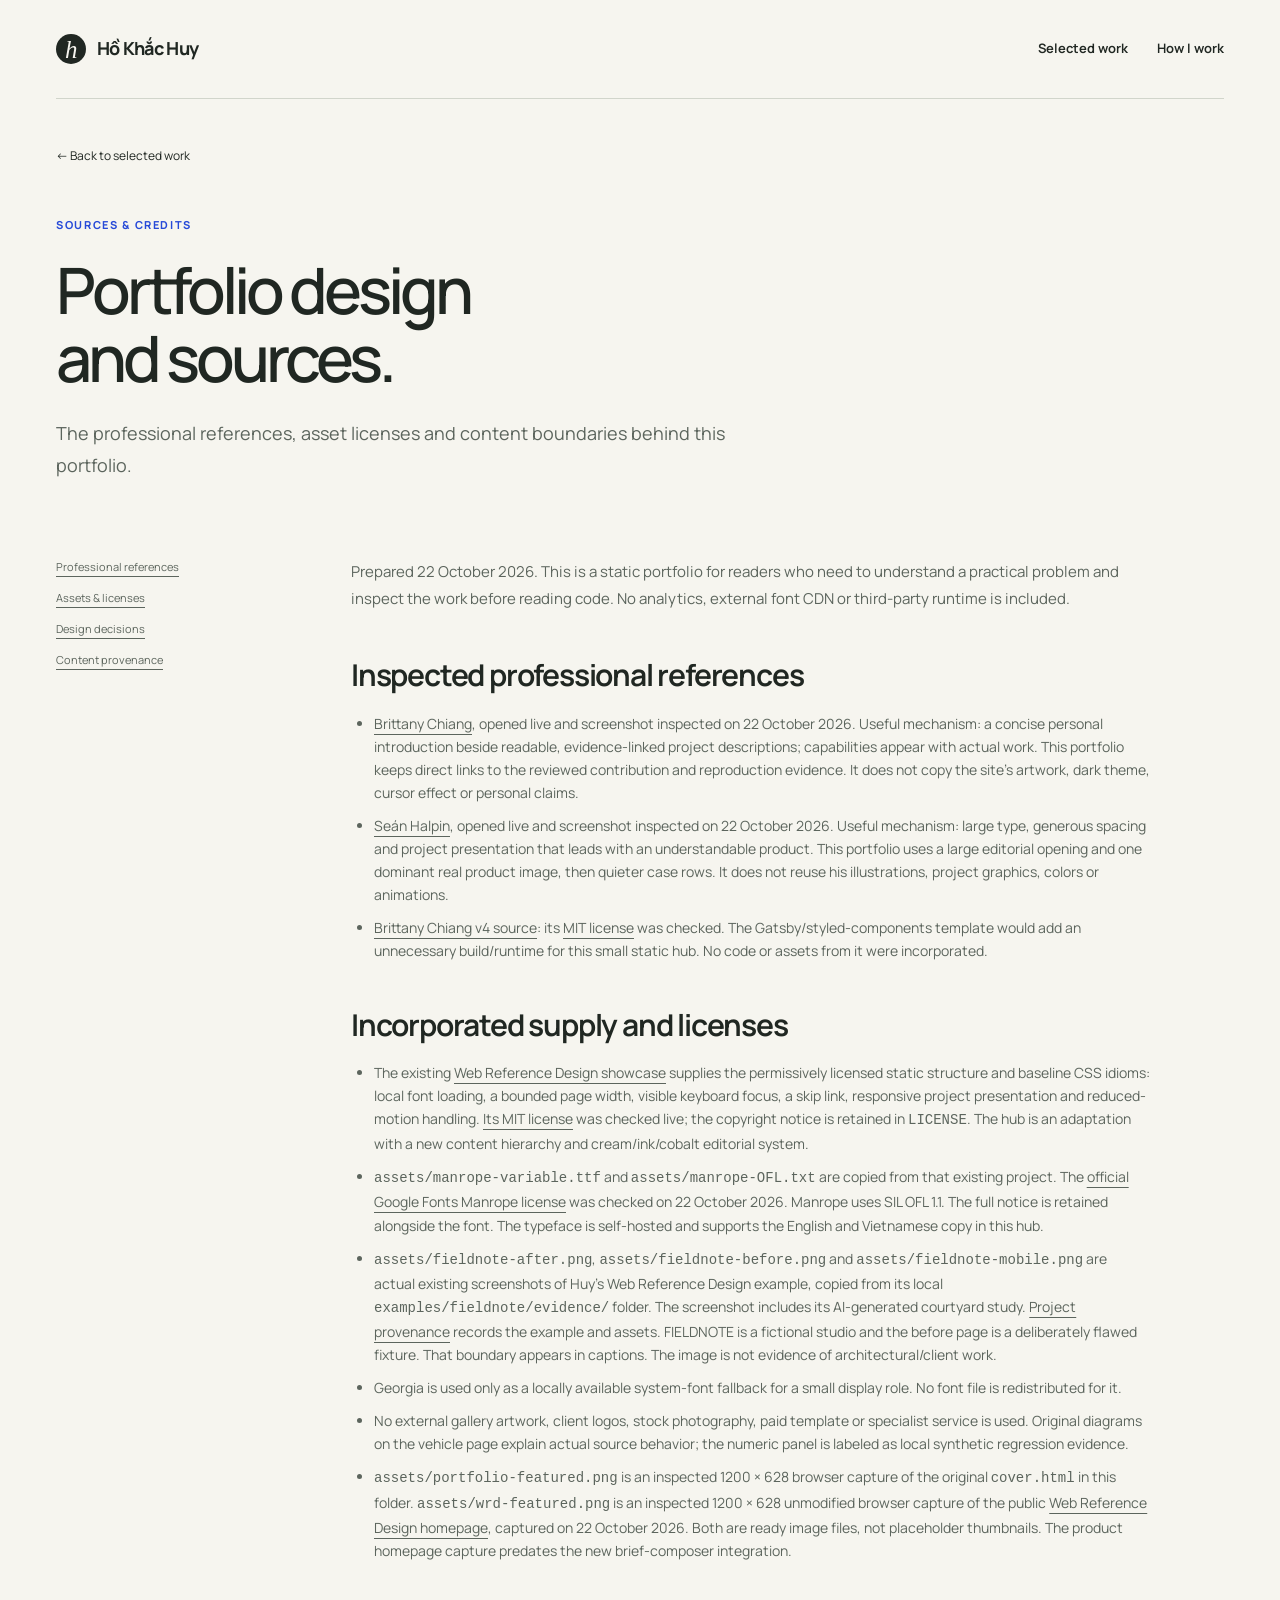
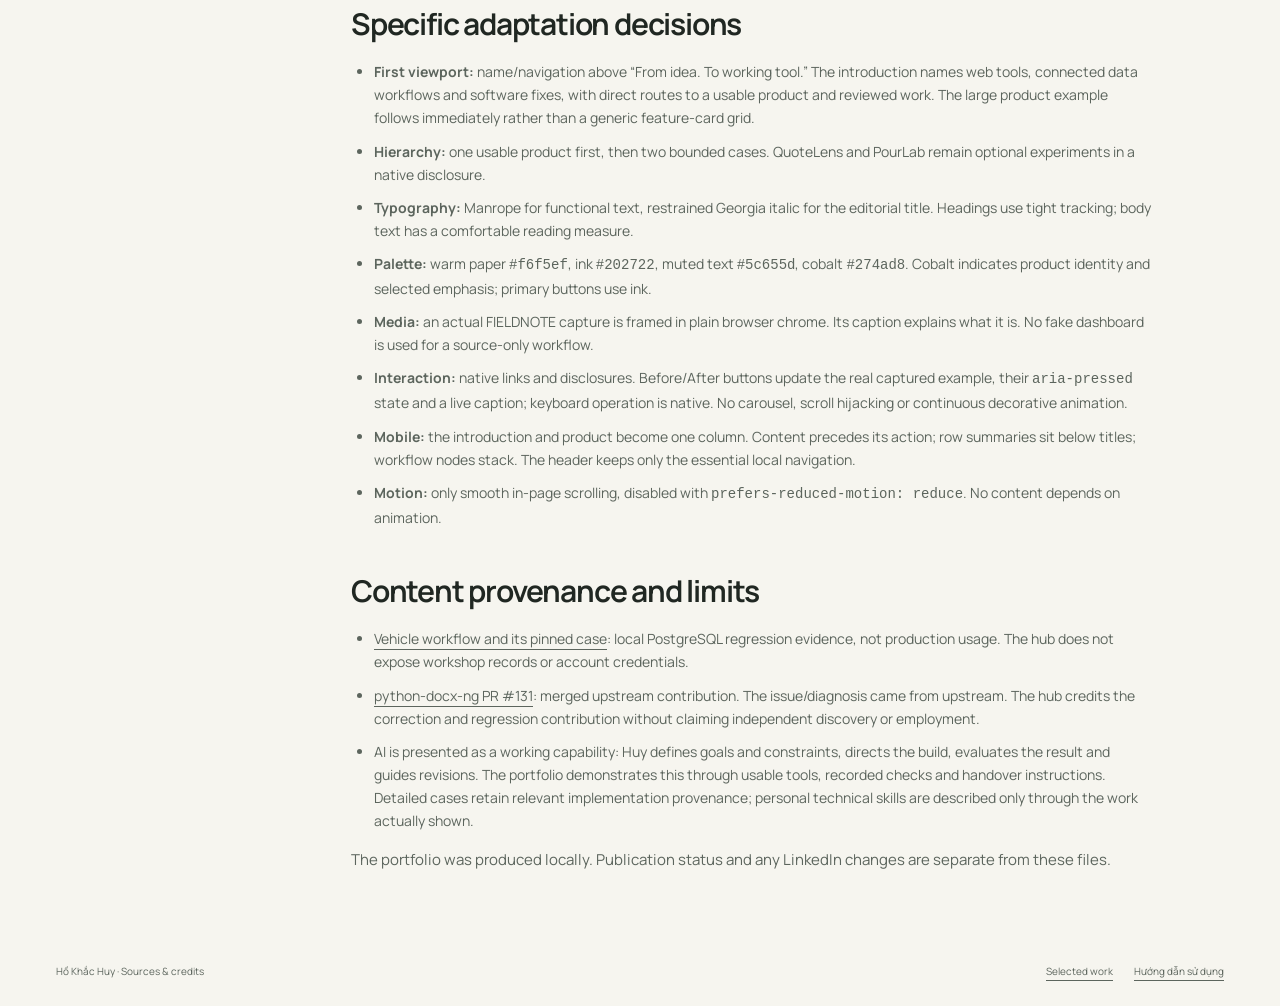
<file: docs/sources.html>
<!doctype html>
<html lang="en">
  <head>
    <meta charset="utf-8" />
    <meta name="viewport" content="width=device-width, initial-scale=1" />
    <title>Sources &amp; credits — Hồ Khắc Huy</title>
    <meta
      name="description"
      content="Professional design references, asset licenses, adaptation decisions and content provenance for Huy's portfolio."
    />
    <link rel="canonical" href="https://builtbyhuy.github.io/builtbyhuy/sources.html" />
    <link rel="icon" href="data:," />
    <link rel="stylesheet" href="styles.css?v=20261022-review" />
  </head>
  <body>
    <a class="skip" href="#main">Skip to content</a>
    <header class="site-header wrap">
      <a class="identity" href="./"
        ><span class="identity-mark" aria-hidden="true">h</span>Hồ Khắc Huy</a
      >
      <nav aria-label="Main navigation">
        <a href="./#work">Selected work</a>
        <a href="./#approach">How I work</a>
      </nav>
    </header>
    <main id="main" tabindex="-1">
      <section class="case-hero wrap">
        <a class="breadcrumb" href="./">← Back to selected work</a>
        <p class="eyebrow">Sources &amp; credits</p>
        <h1>Portfolio design<br />and sources.</h1>
        <p class="lede">
          The professional references, asset licenses and content boundaries
          behind this portfolio.
        </p>
      </section>
      <div class="wrap">
        <section class="case-layout">
          <aside class="case-aside" aria-label="On this page">
            <p><a href="#inspected-professional-references">Professional references</a></p>
            <p><a href="#incorporated-supply-and-licenses">Assets &amp; licenses</a></p>
            <p><a href="#specific-adaptation-decisions">Design decisions</a></p>
            <p><a href="#content-provenance-and-limits">Content provenance</a></p>
          </aside>
          <div class="case-body">
            <p>Prepared 22 October 2026. This is a static portfolio for readers who need to understand a practical problem and inspect the work before reading code. No analytics, external font CDN or third-party runtime is included.</p>
            <h2 id="inspected-professional-references">Inspected professional references</h2>
            <ul>
              <li><a href="https://brittanychiang.com/">Brittany Chiang</a>, opened live and screenshot inspected on 22 October 2026. Useful mechanism: a concise personal introduction beside readable, evidence-linked project descriptions; capabilities appear with actual work. This portfolio keeps direct links to the reviewed contribution and reproduction evidence. It does not copy the site&#x27;s artwork, dark theme, cursor effect or personal claims.</li>
              <li><a href="https://www.seanhalpin.xyz/">Seán Halpin</a>, opened live and screenshot inspected on 22 October 2026. Useful mechanism: large type, generous spacing and project presentation that leads with an understandable product. This portfolio uses a large editorial opening and one dominant real product image, then quieter case rows. It does not reuse his illustrations, project graphics, colors or animations.</li>
              <li><a href="https://github.com/bchiang7/v4">Brittany Chiang v4 source</a>: its <a href="https://raw.githubusercontent.com/bchiang7/v4/main/LICENSE">MIT license</a> was checked. The Gatsby/styled-components template would add an unnecessary build/runtime for this small static hub. No code or assets from it were incorporated.</li>
            </ul>
            <h2 id="incorporated-supply-and-licenses">Incorporated supply and licenses</h2>
            <ul>
              <li>The existing <a href="https://github.com/builtbyhuy/web-reference-design">Web Reference Design showcase</a> supplies the permissively licensed static structure and baseline CSS idioms: local font loading, a bounded page width, visible keyboard focus, a skip link, responsive project presentation and reduced-motion handling. <a href="https://github.com/builtbyhuy/web-reference-design/blob/main/LICENSE">Its MIT license</a> was checked live; the copyright notice is retained in <code>LICENSE</code>. The hub is an adaptation with a new content hierarchy and cream/ink/cobalt editorial system.</li>
              <li><code>assets/manrope-variable.ttf</code> and <code>assets/manrope-OFL.txt</code> are copied from that existing project. The <a href="https://github.com/google/fonts/blob/main/ofl/manrope/OFL.txt">official Google Fonts Manrope license</a> was checked on 22 October 2026. Manrope uses SIL OFL 1.1. The full notice is retained alongside the font. The typeface is self-hosted and supports the English and Vietnamese copy in this hub.</li>
              <li><code>assets/fieldnote-after.png</code>, <code>assets/fieldnote-before.png</code> and <code>assets/fieldnote-mobile.png</code> are actual existing screenshots of Huy&#x27;s Web Reference Design example, copied from its local <code>examples/fieldnote/evidence/</code> folder. The screenshot includes its AI-generated courtyard study. <a href="https://github.com/builtbyhuy/web-reference-design/blob/main/PROVENANCE.md">Project provenance</a> records the example and assets. FIELDNOTE is a fictional studio and the before page is a deliberately flawed fixture. That boundary appears in captions. The image is not evidence of architectural/client work.</li>
              <li>Georgia is used only as a locally available system-font fallback for a small display role. No font file is redistributed for it.</li>
              <li>No external gallery artwork, client logos, stock photography, paid template or specialist service is used. Original diagrams on the vehicle page explain actual source behavior; the numeric panel is labeled as local synthetic regression evidence.</li>
              <li><code>assets/portfolio-featured.png</code> is an inspected 1200 × 628 browser capture of the original <code>cover.html</code> in this folder. <code>assets/wrd-featured.png</code> is an inspected 1200 × 628 unmodified browser capture of the public <a href="https://builtbyhuy.github.io/web-reference-design/">Web Reference Design homepage</a>, captured on 22 October 2026. Both are ready image files, not placeholder thumbnails. The product homepage capture predates the new brief-composer integration.</li>
            </ul>
            <h2 id="specific-adaptation-decisions">Specific adaptation decisions</h2>
            <ul>
              <li><strong>First viewport:</strong> name/navigation above “From idea. To working tool.” The introduction names web tools, connected data workflows and software fixes, with direct routes to a usable product and reviewed work. The large product example follows immediately rather than a generic feature-card grid.</li>
              <li><strong>Hierarchy:</strong> one usable product first, then two bounded cases. QuoteLens and PourLab remain optional experiments in a native disclosure.</li>
              <li><strong>Typography:</strong> Manrope for functional text, restrained Georgia italic for the editorial title. Headings use tight tracking; body text has a comfortable reading measure.</li>
              <li><strong>Palette:</strong> warm paper <code>#f6f5ef</code>, ink <code>#202722</code>, muted text <code>#5c655d</code>, cobalt <code>#274ad8</code>. Cobalt indicates product identity and selected emphasis; primary buttons use ink.</li>
              <li><strong>Media:</strong> an actual FIELDNOTE capture is framed in plain browser chrome. Its caption explains what it is. No fake dashboard is used for a source-only workflow.</li>
              <li><strong>Interaction:</strong> native links and disclosures. Before/After buttons update the real captured example, their <code>aria-pressed</code> state and a live caption; keyboard operation is native. No carousel, scroll hijacking or continuous decorative animation.</li>
              <li><strong>Mobile:</strong> the introduction and product become one column. Content precedes its action; row summaries sit below titles; workflow nodes stack. The header keeps only the essential local navigation.</li>
              <li><strong>Motion:</strong> only smooth in-page scrolling, disabled with <code>prefers-reduced-motion: reduce</code>. No content depends on animation.</li>
            </ul>
            <h2 id="content-provenance-and-limits">Content provenance and limits</h2>
            <ul>
              <li><a href="https://github.com/builtbyhuy/xuong-vinfast-phuc-loi/blob/9f05f77547a33a82f644c2ea60a63ae9e0fb8cbb/docs/CASE-CONCURRENT-FIRST-ENTRY.md">Vehicle workflow and its pinned case</a>: local PostgreSQL regression evidence, not production usage. The hub does not expose workshop records or account credentials.</li>
              <li><a href="https://github.com/toxicphreAK/python-docx-ng/pull/131">python-docx-ng PR #131</a>: merged upstream contribution. The issue/diagnosis came from upstream. The hub credits the correction and regression contribution without claiming independent discovery or employment.</li>
              <li>AI is presented as a working capability: Huy defines goals and constraints, directs the build, evaluates the result and guides revisions. The portfolio demonstrates this through usable tools, recorded checks and handover instructions. Detailed cases retain relevant implementation provenance; personal technical skills are described only through the work actually shown.</li>
            </ul>
            <p>The portfolio was produced locally. Publication status and any LinkedIn changes are separate from these files.</p>
          </div>
        </section>
      </div>
    </main>
    <footer class="footer wrap">
      <p>Hồ Khắc Huy · Sources &amp; credits</p>
      <div class="footer-links">
        <a href="./">Selected work</a>
        <a href="guide.html" lang="vi">Hướng dẫn sử dụng</a>
      </div>
    </footer>
  </body>
</html>
</file>
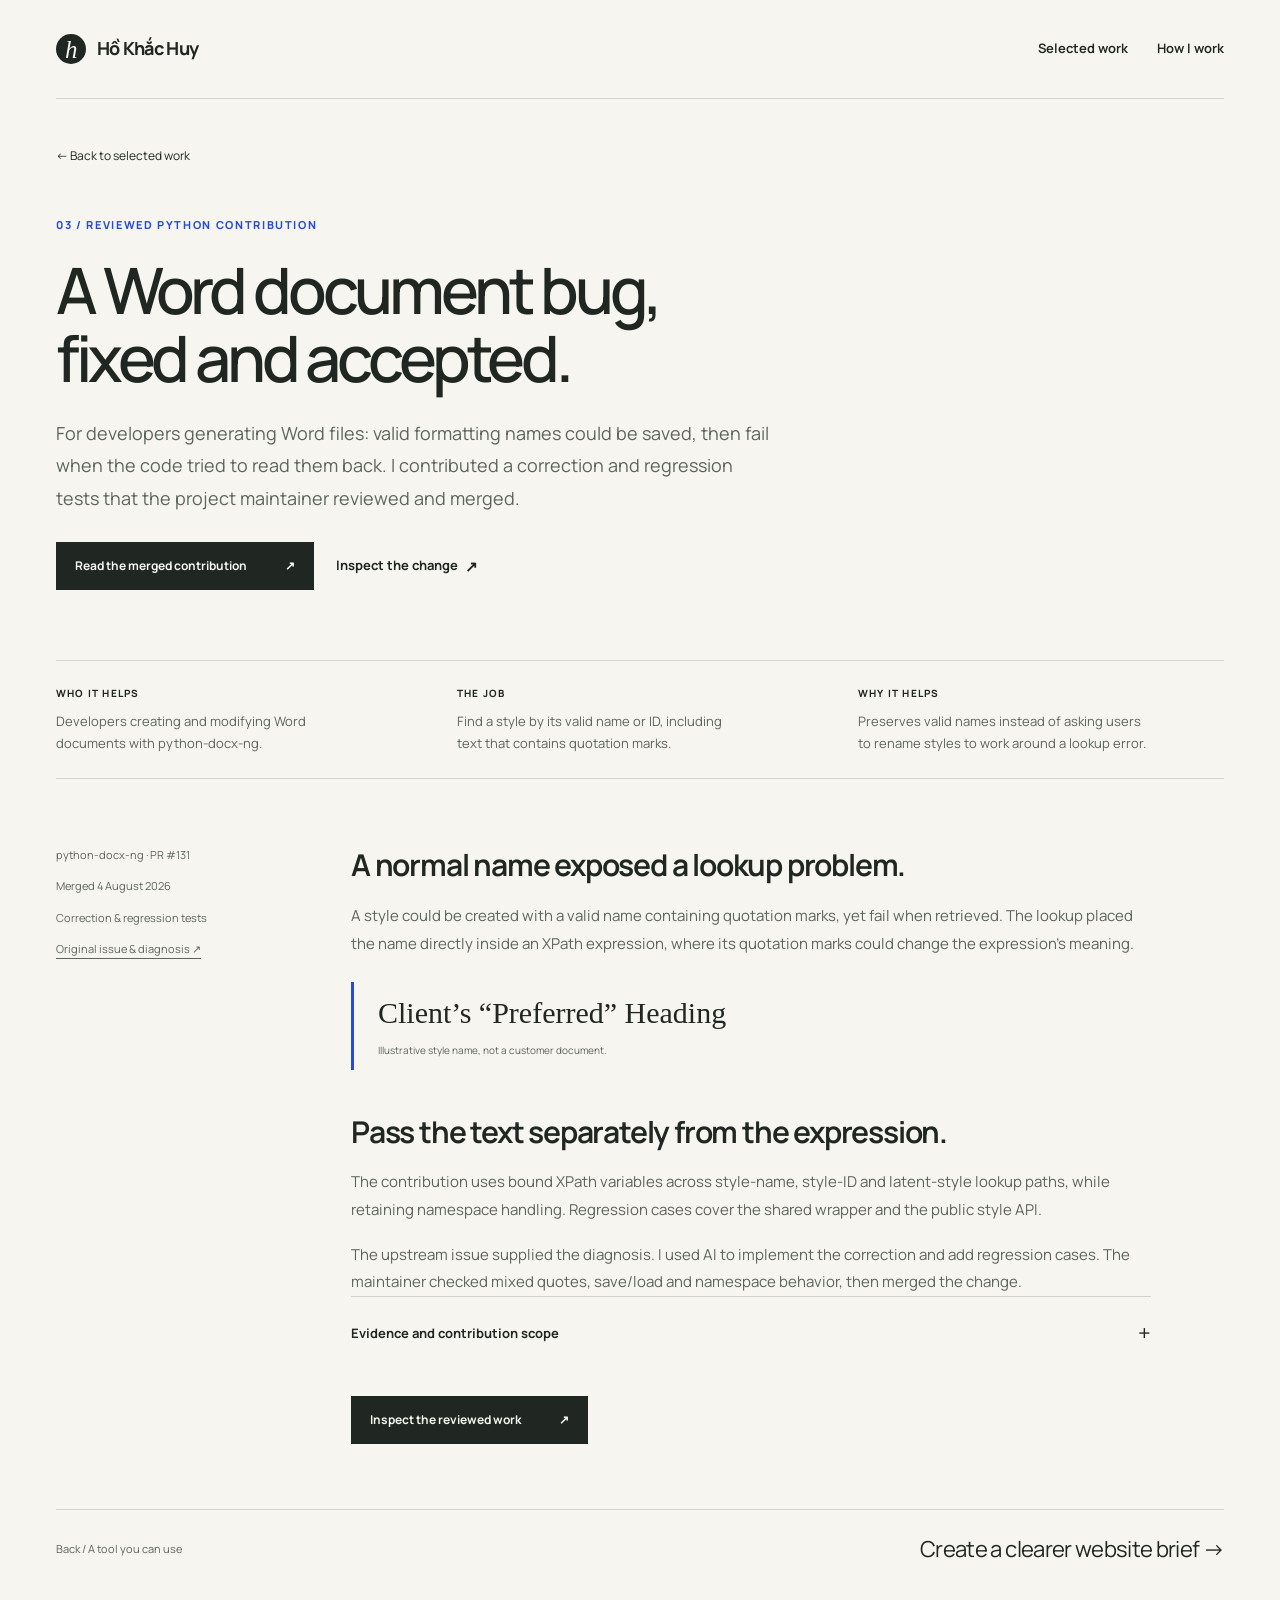
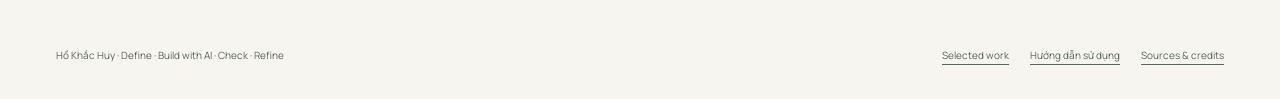
<file: docs/work/python-docx.html>
<!doctype html>
<html lang="en">
  <head>
    <meta charset="utf-8" />
    <meta name="viewport" content="width=device-width, initial-scale=1" />
    <title>A Word document bug, fixed and accepted — Huy’s Python contribution</title>
    <meta
      name="description"
      content="A valid document style with quotation marks should remain usable. Huy’s python-docx-ng correction was reviewed and merged by the upstream maintainer."
    />
    <meta
      property="og:title"
      content="A Word document bug, fixed and accepted"
    />
    <meta
      property="og:description"
      content="Valid formatting names could be saved but fail when read back. See Huy’s correction and regression tests, reviewed and merged by the project maintainer."
    />
    <meta
      property="og:image"
      content="https://builtbyhuy.github.io/builtbyhuy/assets/portfolio-featured.png"
    />
    <link
      rel="canonical"
      href="https://builtbyhuy.github.io/builtbyhuy/work/python-docx.html"
    />
    <link rel="icon" href="data:," />
    <link rel="stylesheet" href="../styles.css?v=20261022-review" />
  </head>
  <body>
    <a class="skip" href="#main">Skip to content</a>
    <header class="site-header wrap">
      <a class="identity" href="../"
        ><span class="identity-mark" aria-hidden="true">h</span>Hồ Khắc Huy</a
      >
      <nav aria-label="Main navigation">
        <a href="../#work">Selected work</a
        ><a href="../#approach">How I work</a>
      </nav>
    </header>
    <main id="main" tabindex="-1">
      <section class="case-hero wrap">
        <a class="breadcrumb" href="../">← Back to selected work</a>
        <p class="eyebrow">03 / Reviewed Python contribution</p>
        <h1>A Word document bug,<br />fixed and accepted.</h1>
        <p class="lede">
          For developers generating Word files: valid formatting names could be
          saved, then fail when the code tried to read them back. I contributed
          a correction and regression tests that the project maintainer reviewed and merged.
        </p>
        <div class="actions">
          <a
            class="button"
            href="https://github.com/toxicphreAK/python-docx-ng/pull/131"
            >Read the merged contribution <span aria-hidden="true">↗</span></a
          ><a
            class="text-link"
            href="https://github.com/toxicphreAK/python-docx-ng/pull/131/files"
            >Inspect the change
            <span class="external" aria-hidden="true">↗</span></a
          >
        </div>
      </section>
      <div class="wrap">
        <dl class="case-meta">
          <div>
            <dt>Who it helps</dt>
            <dd>
              Developers creating and modifying Word documents with
              python-docx-ng.
            </dd>
          </div>
          <div>
            <dt>The job</dt>
            <dd>
              Find a style by its valid name or ID, including text that contains
              quotation marks.
            </dd>
          </div>
          <div>
            <dt>Why it helps</dt>
            <dd>
              Preserves valid names instead of asking users to rename styles
              to work around a lookup error.
            </dd>
          </div>
        </dl>
        <section class="case-layout">
          <aside class="case-aside">
            <p>python-docx-ng · PR #131</p>
            <p>Merged 4 August 2026</p>
            <p>Correction &amp; regression tests</p>
            <p>
              <a href="https://github.com/toxicphreAK/python-docx-ng/issues/121"
                >Original issue &amp; diagnosis ↗</a
              >
            </p>
          </aside>
          <div class="case-body">
            <h2>A normal name exposed a lookup problem.</h2>
            <p>
              A style could be created with a valid name containing quotation
              marks, yet fail when retrieved. The lookup placed the name
              directly inside an XPath expression, where its quotation marks
              could change the expression’s meaning.
            </p>
            <figure class="quote-example">
              <p>Client’s “Preferred” Heading</p>
              <figcaption>
                <small>Illustrative style name, not a customer document.</small>
              </figcaption>
            </figure>
            <h2>Pass the text separately from the expression.</h2>
            <p>
              The contribution uses bound XPath variables across style-name,
              style-ID and latent-style lookup paths, while retaining namespace
              handling. Regression cases cover the shared wrapper and the public
              style API.
            </p>
            <p>
              The upstream issue supplied the diagnosis. I used AI to implement
              the correction and add regression cases. The maintainer checked
              mixed quotes, save/load and namespace behavior, then merged the change.
            </p>
            <details>
              <summary>Evidence and contribution scope</summary>
              <div>
                <p>
                  The public pull request contains the discussion, changed files
                  and maintainer response. It records the original diagnosis,
                  the correction, regression coverage and acceptance of the
                  change upstream.
                </p>
                <p>
                  <a
                    href="https://github.com/toxicphreAK/python-docx-ng/issues/121"
                    >Issue and diagnosis ↗</a
                  >
                  ·
                  <a
                    href="https://github.com/toxicphreAK/python-docx-ng/pull/131/files"
                    >Correction and tests ↗</a
                  >
                  ·
                  <a
                    href="https://github.com/toxicphreAK/python-docx-ng/pull/131#issuecomment-5180241589"
                    >Maintainer review ↗</a
                  >
                </p>
              </div>
            </details>
            <div class="actions">
              <a
                class="button"
                href="https://github.com/toxicphreAK/python-docx-ng/pull/131"
                >Inspect the reviewed work <span aria-hidden="true">↗</span></a
              >
            </div>
          </div>
        </section>
        <div class="next-case">
          <p>Back / A tool you can use</p>
          <a href="web-reference-design.html"
            >Create a clearer website brief <span aria-hidden="true">→</span></a
          >
        </div>
      </div>
    </main>
    <footer class="footer wrap">
      <p>Hồ Khắc Huy · Define · Build with AI · Check · Refine</p>
      <div class="footer-links">
        <a href="../">Selected work</a
        ><a href="../guide.html" lang="vi">Hướng dẫn sử dụng</a
        ><a href="../sources.html">Sources &amp; credits</a>
      </div>
    </footer>
  </body>
</html>
</file>
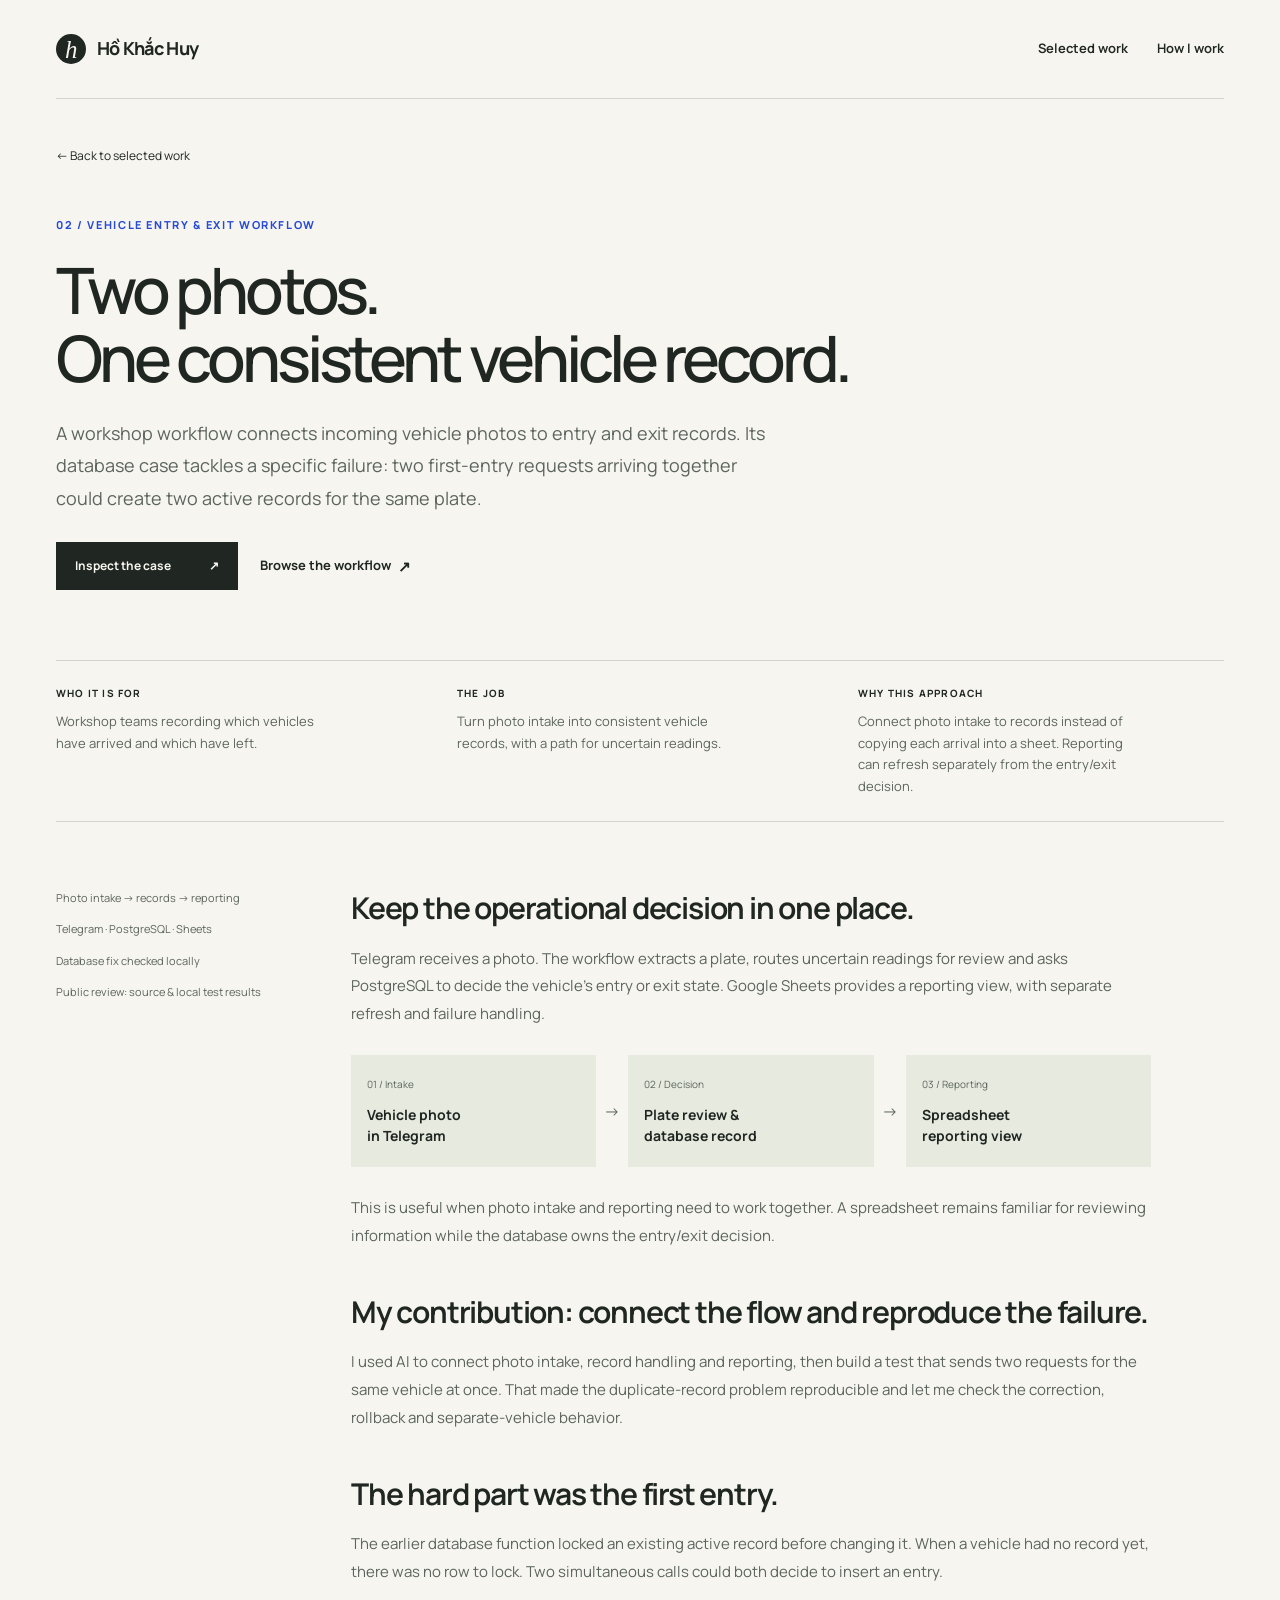
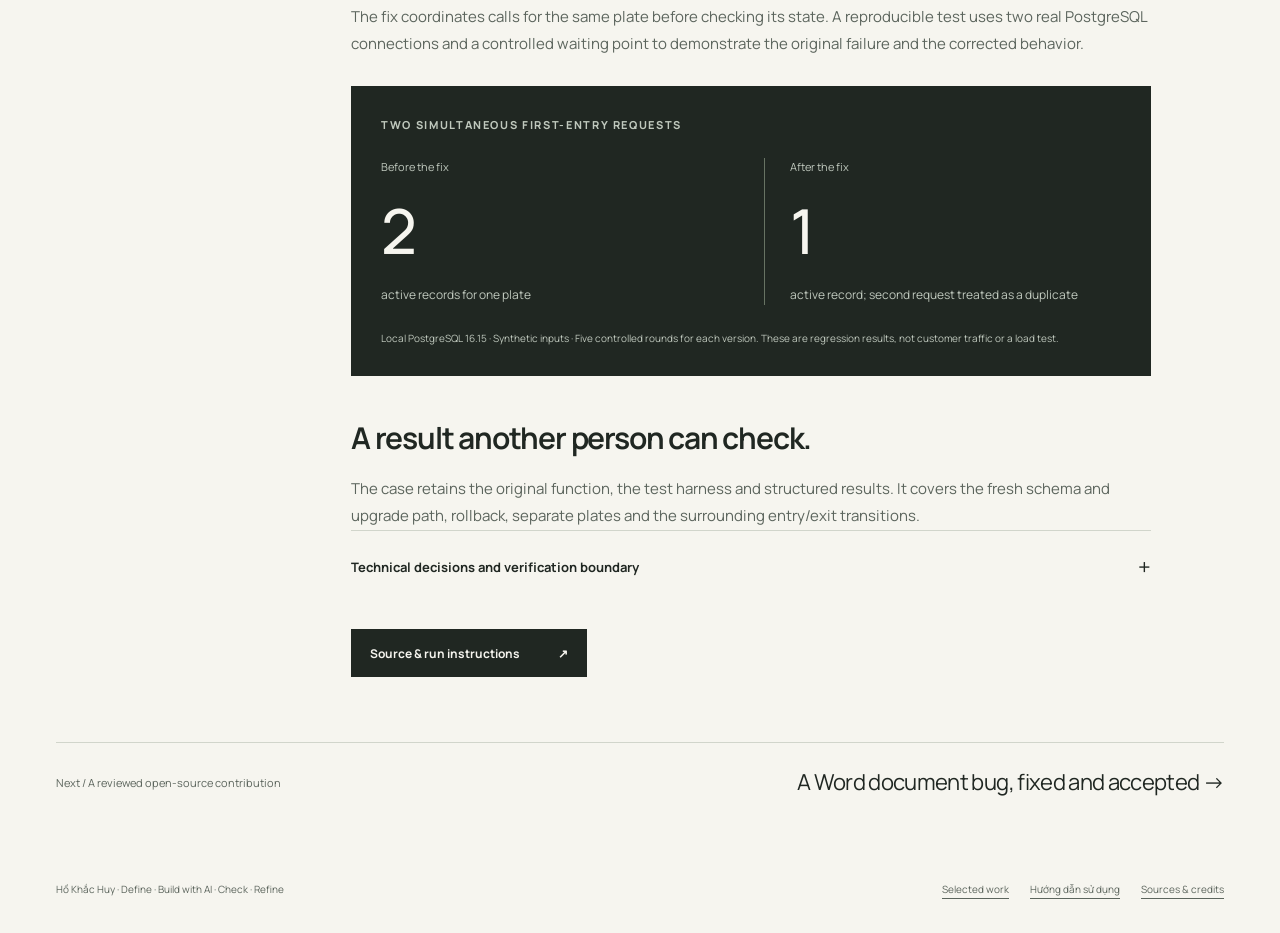
<file: docs/work/vehicle-workflow.html>
<!doctype html>
<html lang="en">
  <head>
    <meta charset="utf-8" />
    <meta name="viewport" content="width=device-width, initial-scale=1" />
    <title>Vehicle workflow — Keep entry and exit records consistent</title>
    <meta
      name="description"
      content="A photo-to-record operations workflow and a reproducible PostgreSQL case: concurrent first-entry photos produced duplicate active records, then a targeted fix protected the decision."
    />
    <meta
      property="og:title"
      content="Two photos. One vehicle record. — Huy’s workflow case"
    />
    <meta
      property="og:description"
      content="A practical operations workflow, with the original database failure, a targeted fix and reproducible evidence."
    />
    <meta
      property="og:image"
      content="https://builtbyhuy.github.io/builtbyhuy/assets/portfolio-featured.png"
    />
    <link
      rel="canonical"
      href="https://builtbyhuy.github.io/builtbyhuy/work/vehicle-workflow.html"
    />
    <link rel="icon" href="data:," />
    <link rel="stylesheet" href="../styles.css?v=20261022-review" />
  </head>
  <body>
    <a class="skip" href="#main">Skip to content</a>
    <header class="site-header wrap">
      <a class="identity" href="../"
        ><span class="identity-mark" aria-hidden="true">h</span>Hồ Khắc Huy</a
      >
      <nav aria-label="Main navigation">
        <a href="../#work">Selected work</a
        ><a href="../#approach">How I work</a>
      </nav>
    </header>
    <main id="main" tabindex="-1">
      <section class="case-hero wrap">
        <a class="breadcrumb" href="../">← Back to selected work</a>
        <p class="eyebrow">02 / Vehicle entry &amp; exit workflow</p>
        <h1>Two photos.<br />One consistent vehicle record.</h1>
        <p class="lede">
          A workshop workflow connects incoming vehicle photos to entry and exit
          records. Its database case tackles a specific failure: two first-entry
          requests arriving together could create two active records for the
          same plate.
        </p>
        <div class="actions">
          <a
            class="button"
            href="https://github.com/builtbyhuy/xuong-vinfast-phuc-loi/blob/9f05f77547a33a82f644c2ea60a63ae9e0fb8cbb/docs/CASE-CONCURRENT-FIRST-ENTRY.md"
            >Inspect the case <span aria-hidden="true">↗</span></a
          ><a
            class="text-link"
            href="https://github.com/builtbyhuy/xuong-vinfast-phuc-loi"
            >Browse the workflow
            <span class="external" aria-hidden="true">↗</span></a
          >
        </div>
      </section>
      <div class="wrap">
        <dl class="case-meta">
          <div>
            <dt>Who it is for</dt>
            <dd>
              Workshop teams recording which vehicles have arrived and which
              have left.
            </dd>
          </div>
          <div>
            <dt>The job</dt>
            <dd>
              Turn photo intake into consistent vehicle records, with a path for
              uncertain readings.
            </dd>
          </div>
          <div>
            <dt>Why this approach</dt>
            <dd>
              Connect photo intake to records instead of copying each arrival
              into a sheet. Reporting can refresh separately from the entry/exit decision.
            </dd>
          </div>
        </dl>
        <section class="case-layout">
          <aside class="case-aside">
            <p>Photo intake → records → reporting</p>
            <p>Telegram · PostgreSQL · Sheets</p>
            <p>Database fix checked locally</p>
            <p>Public review: source &amp; local test results</p>
          </aside>
          <div class="case-body">
            <h2>Keep the operational decision in one place.</h2>
            <p>
              Telegram receives a photo. The workflow extracts a plate, routes
              uncertain readings for review and asks PostgreSQL to decide the
              vehicle’s entry or exit state. Google Sheets provides a reporting
              view, with separate refresh and failure handling.
            </p>
            <div class="workflow" aria-label="Vehicle workflow">
              <div>
                <small>01 / Intake</small
                ><strong>Vehicle photo<br />in Telegram</strong>
              </div>
              <span aria-hidden="true">→</span>
              <div>
                <small>02 / Decision</small
                ><strong>Plate review &amp;<br />database record</strong>
              </div>
              <span aria-hidden="true">→</span>
              <div>
                <small>03 / Reporting</small
                ><strong>Spreadsheet<br />reporting view</strong>
              </div>
            </div>
            <p>
              This is useful when photo intake and reporting need to work
              together. A spreadsheet remains familiar for reviewing information
              while the database owns the entry/exit decision.
            </p>
            <h2>My contribution: connect the flow and reproduce the failure.</h2>
            <p>
              I used AI to connect photo intake, record handling and reporting,
              then build a test that sends two requests for the same vehicle at
              once. That made the duplicate-record problem reproducible and let
              me check the correction, rollback and separate-vehicle behavior.
            </p>
            <h2>The hard part was the first entry.</h2>
            <p>
              The earlier database function locked an existing active record
              before changing it. When a vehicle had no record yet, there was no
              row to lock. Two simultaneous calls could both decide to insert an
              entry.
            </p>
            <p>
              The fix coordinates calls for the same plate before checking its
              state. A reproducible test uses two real PostgreSQL connections
              and a controlled waiting point to demonstrate the original failure
              and the corrected behavior.
            </p>
            <figure class="result-panel">
              <p class="eyebrow">Two simultaneous first-entry requests</p>
              <div class="results">
                <div class="result-column">
                  <p class="result-label">Before the fix</p>
                  <p class="result-number">2</p>
                  <p class="result-detail">active records for one plate</p>
                </div>
                <div class="result-column">
                  <p class="result-label">After the fix</p>
                  <p class="result-number">1</p>
                  <p class="result-detail">
                    active record; second request treated as a duplicate
                  </p>
                </div>
              </div>
              <figcaption class="result-caption">
                Local PostgreSQL 16.15 · Synthetic inputs · Five controlled
                rounds for each version. These are regression results, not
                customer traffic or a load test.
              </figcaption>
            </figure>
            <h2>A result another person can check.</h2>
            <p>
              The case retains the original function, the test harness and
              structured results. It covers the fresh schema and upgrade path,
              rollback, separate plates and the surrounding entry/exit
              transitions.
            </p>
            <details>
              <summary>Technical decisions and verification boundary</summary>
              <div>
                <p>
                  A transaction-scoped advisory lock is taken for the plate
                  before lookup. Existing row locking remains. The checked
                  contract uses PostgreSQL READ COMMITTED; direct table writes
                  and stronger snapshot isolation require their own concurrency
                  contract.
                </p>
                <p>
                  These checks cover local database behavior. They do not establish
                  extraction accuracy or end-to-end delivery across Telegram and
                  reporting. Existing duplicate records need separate cleanup.
                  The repository contains the implementation and reproduction steps.
                </p>
                <p>
                  <a
                    href="https://github.com/builtbyhuy/xuong-vinfast-phuc-loi/blob/9f05f77547a33a82f644c2ea60a63ae9e0fb8cbb/docs/CASE-CONCURRENT-FIRST-ENTRY.md"
                    >Read the full experiment and limits ↗</a
                  >
                </p>
              </div>
            </details>
            <div class="actions">
              <a
                class="button"
                href="https://github.com/builtbyhuy/xuong-vinfast-phuc-loi"
                >Source &amp; run instructions
                <span aria-hidden="true">↗</span></a
              >
            </div>
          </div>
        </section>
        <div class="next-case">
          <p>Next / A reviewed open-source contribution</p>
          <a href="python-docx.html"
            >A Word document bug, fixed and accepted
            <span aria-hidden="true">→</span></a
          >
        </div>
      </div>
    </main>
    <footer class="footer wrap">
      <p>Hồ Khắc Huy · Define · Build with AI · Check · Refine</p>
      <div class="footer-links">
        <a href="../">Selected work</a
        ><a href="../guide.html" lang="vi">Hướng dẫn sử dụng</a
        ><a href="../sources.html">Sources &amp; credits</a>
      </div>
    </footer>
  </body>
</html>
</file>
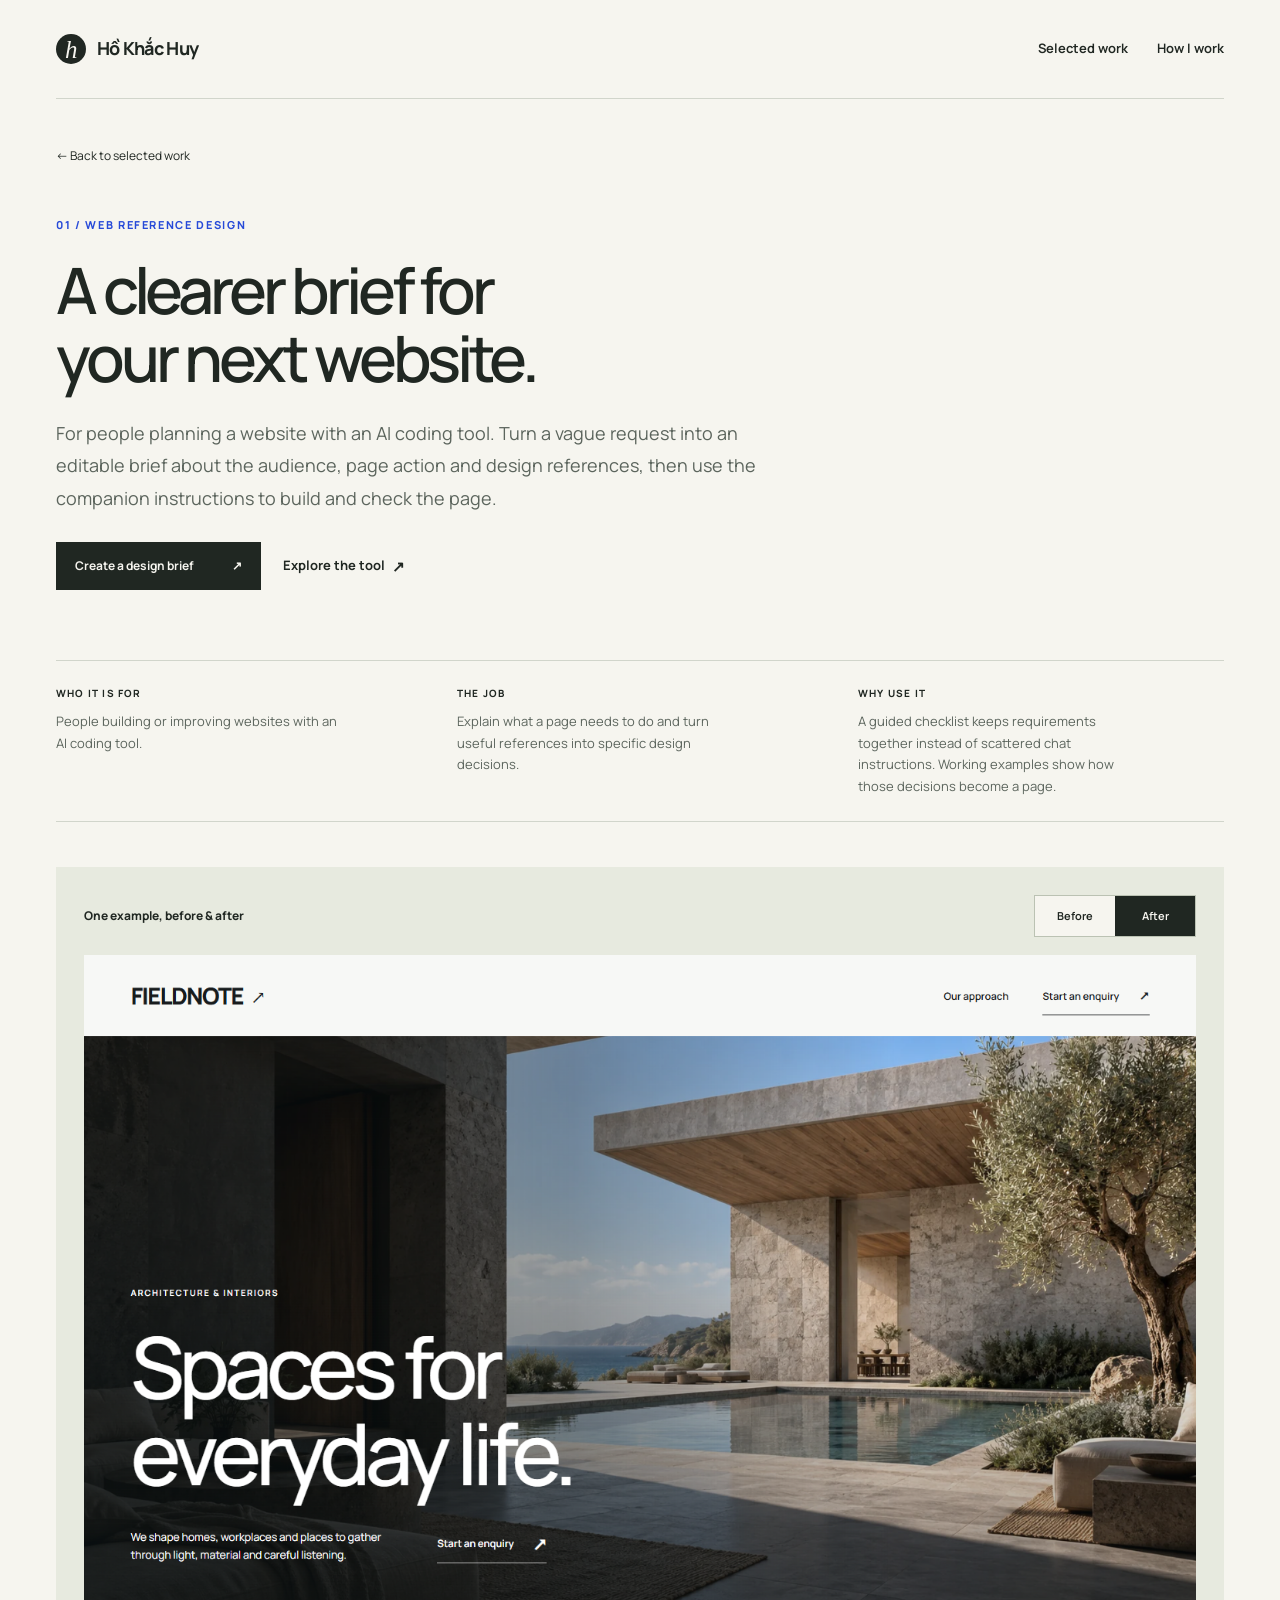
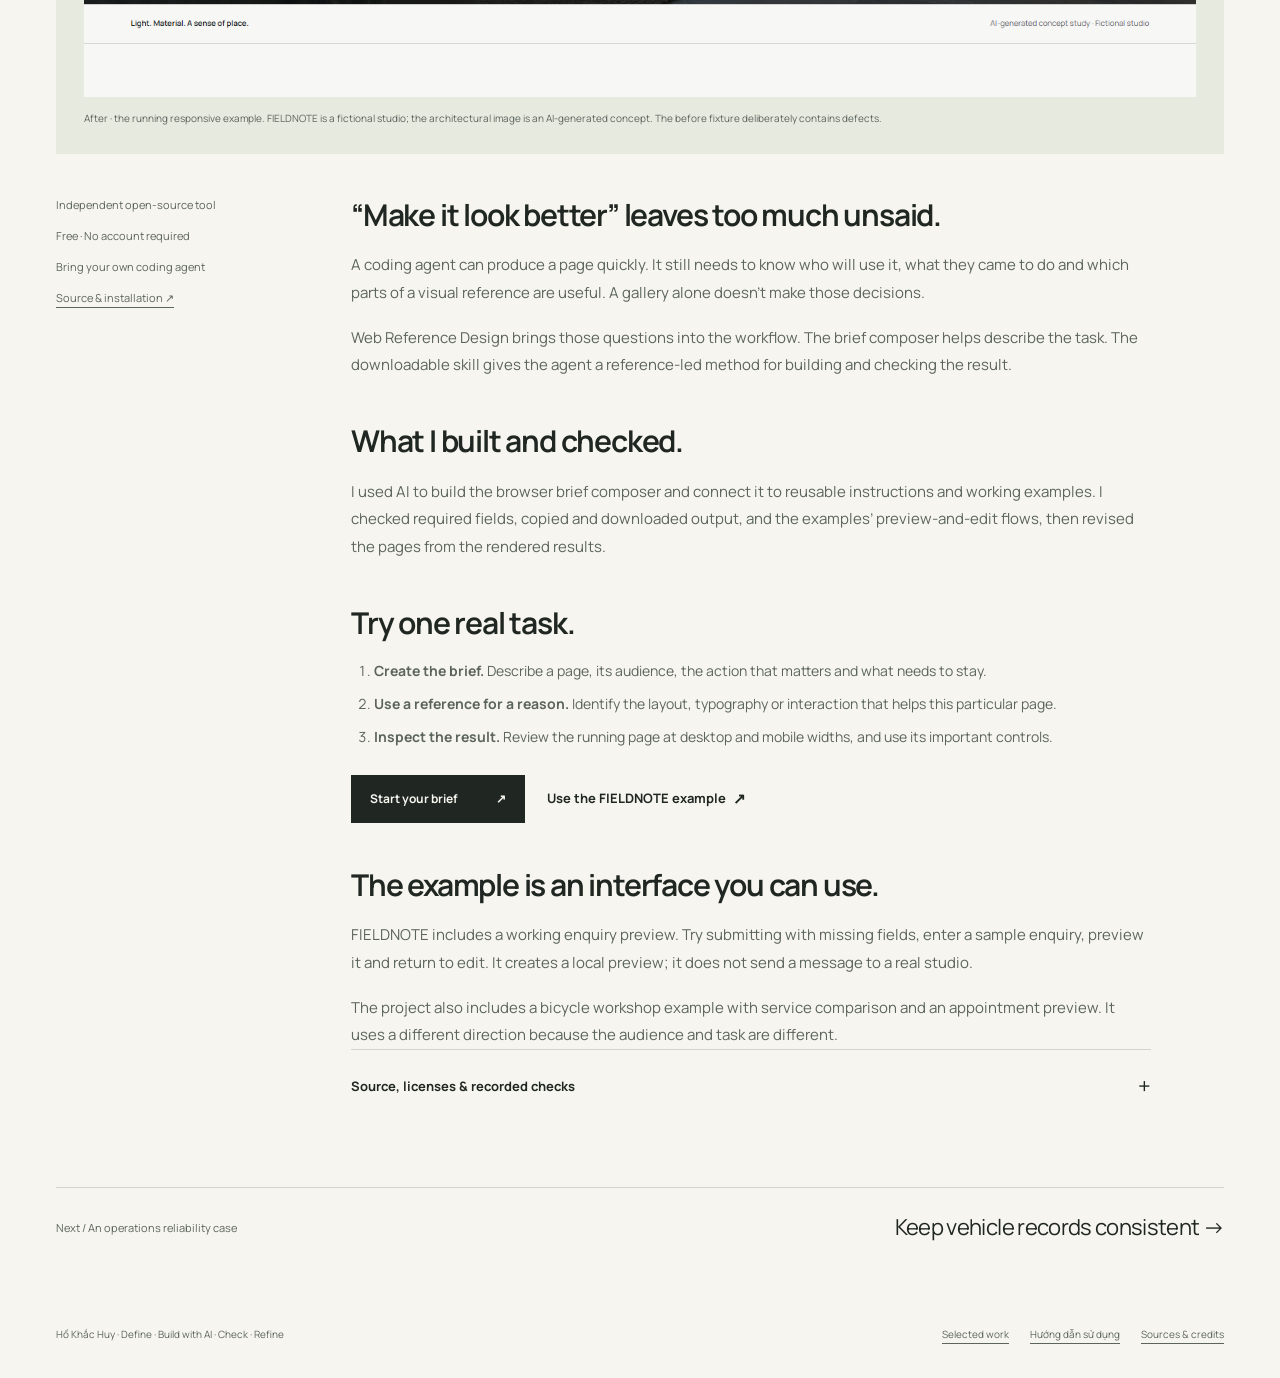
<file: docs/work/web-reference-design.html>
<!doctype html>
<html lang="en">
  <head>
    <meta charset="utf-8" />
    <meta name="viewport" content="width=device-width, initial-scale=1" />
    <title>Web Reference Design — A clearer brief for your next website</title>
    <meta
      name="description"
      content="A free brief composer and design skill for people building with coding agents. Turn references into specific decisions, then inspect a working example."
    />
    <meta
      property="og:title"
      content="A clearer brief for your next website — Web Reference Design"
    />
    <meta
      property="og:description"
      content="For people building with a coding agent. Create a useful brief, inspect running examples and make decisions you can check."
    />
    <meta
      property="og:image"
      content="https://builtbyhuy.github.io/builtbyhuy/assets/fieldnote-after.png"
    />
    <meta name="twitter:card" content="summary_large_image" />
    <link
      rel="canonical"
      href="https://builtbyhuy.github.io/builtbyhuy/work/web-reference-design.html"
    />
    <link rel="icon" href="data:," />
    <link rel="stylesheet" href="../styles.css?v=20261022-review" />
    <script src="../script.js" defer></script>
  </head>
  <body>
    <a class="skip" href="#main">Skip to content</a>
    <header class="site-header wrap">
      <a class="identity" href="../"
        ><span class="identity-mark" aria-hidden="true">h</span>Hồ Khắc Huy</a
      >
      <nav aria-label="Main navigation">
        <a href="../#work">Selected work</a
        ><a href="../#approach">How I work</a>
      </nav>
    </header>
    <main id="main" tabindex="-1">
      <section class="case-hero wrap">
        <a class="breadcrumb" href="../">← Back to selected work</a>
        <p class="eyebrow">01 / Web Reference Design</p>
        <h1>A clearer brief for<br />your next website.</h1>
        <p class="lede">
          For people planning a website with an AI coding tool. Turn a vague request
          into an editable brief about the audience, page action and design references,
          then use the companion instructions to build and check the page.
        </p>
        <div class="actions">
          <a
            class="button"
            href="https://builtbyhuy.github.io/web-reference-design/brief/"
            >Create a design brief <span aria-hidden="true">↗</span></a
          ><a
            class="text-link"
            href="https://builtbyhuy.github.io/web-reference-design/"
            >Explore the tool
            <span class="external" aria-hidden="true">↗</span></a
          >
        </div>
      </section>
      <div class="wrap">
        <dl class="case-meta">
          <div>
            <dt>Who it is for</dt>
            <dd>People building or improving websites with an AI coding tool.</dd>
          </div>
          <div>
            <dt>The job</dt>
            <dd>
              Explain what a page needs to do and turn useful references into
              specific design decisions.
            </dd>
          </div>
          <div>
            <dt>Why use it</dt>
            <dd>
              A guided checklist keeps requirements together instead of scattered
              chat instructions. Working examples show how those decisions become a page.
            </dd>
          </div>
        </dl>
        <figure class="compare" data-comparison>
          <div class="compare-controls">
            <span>One example, before &amp; after</span>
            <div
              class="segments"
              role="group"
              aria-label="Compare example versions"
            >
              <button type="button" data-version="before" aria-pressed="false">
                Before</button
              ><button type="button" data-version="after" aria-pressed="true">
                After
              </button>
            </div>
          </div>
          <img
            data-comparison-image
            data-before="../assets/fieldnote-before.png"
            data-after="../assets/fieldnote-after.png"
            src="../assets/fieldnote-after.png"
            width="1440"
            height="960"
            alt="FIELDNOTE after: a large architectural image, clear heading and enquiry action."
          />
          <figcaption class="media-caption">
            <span data-comparison-caption aria-live="polite"
              >After · the running responsive example</span
            >. FIELDNOTE is a fictional studio; the architectural image is an
            AI-generated concept. The before fixture deliberately contains
            defects.
          </figcaption>
        </figure>
        <section class="case-layout">
          <aside class="case-aside">
            <p>Independent open-source tool</p>
            <p>Free · No account required</p>
            <p>Bring your own coding agent</p>
            <p>
              <a href="https://github.com/builtbyhuy/web-reference-design"
                >Source &amp; installation ↗</a
              >
            </p>
          </aside>
          <div class="case-body">
            <h2>“Make it look better” leaves too much unsaid.</h2>
            <p>
              A coding agent can produce a page quickly. It still needs to know
              who will use it, what they came to do and which parts of a visual
              reference are useful. A gallery alone doesn’t make those
              decisions.
            </p>
            <p>
              Web Reference Design brings those questions into the workflow. The
              brief composer helps describe the task. The downloadable skill
              gives the agent a reference-led method for building and checking
              the result.
            </p>
            <h2>What I built and checked.</h2>
            <p>
              I used AI to build the browser brief composer and connect it to reusable
              instructions and working examples. I checked required fields,
              copied and downloaded output, and the examples’ preview-and-edit
              flows, then revised the pages from the rendered results.
            </p>
            <h2>Try one real task.</h2>
            <ol>
              <li>
                <strong>Create the brief.</strong> Describe a page, its
                audience, the action that matters and what needs to stay.
              </li>
              <li>
                <strong>Use a reference for a reason.</strong> Identify the
                layout, typography or interaction that helps this particular
                page.
              </li>
              <li>
                <strong>Inspect the result.</strong> Review the running page at
                desktop and mobile widths, and use its important controls.
              </li>
            </ol>
            <div class="actions">
              <a
                class="button"
                href="https://builtbyhuy.github.io/web-reference-design/brief/"
                >Start your brief <span aria-hidden="true">↗</span></a
              ><a
                class="text-link"
                href="https://builtbyhuy.github.io/web-reference-design/examples/fieldnote/"
                >Use the FIELDNOTE example
                <span class="external" aria-hidden="true">↗</span></a
              >
            </div>
            <h2>The example is an interface you can use.</h2>
            <p>
              FIELDNOTE includes a working enquiry preview. Try submitting with
              missing fields, enter a sample enquiry, preview it and return to
              edit. It creates a local preview; it does not send a message to a
              real studio.
            </p>
            <p>
              The project also includes a bicycle workshop example with service
              comparison and an appointment preview. It uses a different
              direction because the audience and task are different.
            </p>
            <details>
              <summary>Source, licenses &amp; recorded checks</summary>
              <div>
                <p>
                  This project combines a portable design workflow, a reference
                  catalog, runnable examples and a brief composer. It shows how
                  to direct a coding agent from a clear task through
                  implementation, rendered review and revision.
                </p>
                <p>
                  Use the companion instructions in your own AI coding tool.
                  The browser composer organizes the request; implementation
                  happens in the coding tool. External references retain their
                  original licenses. Examples use fictional businesses.
                </p>
                <p>
                  The starting reference collection is credited to Lê Huy Thái.
                  Project provenance records the source material and additions.
                </p>
                <p>
                  <a
                    href="https://github.com/builtbyhuy/web-reference-design/blob/main/VALIDATION.md"
                    >Inspect recorded checks ↗</a
                  >
                  ·
                  <a
                    href="https://github.com/builtbyhuy/web-reference-design/blob/main/PROVENANCE.md"
                    >Sources and provenance ↗</a
                  >
                </p>
              </div>
            </details>
          </div>
        </section>
        <div class="next-case">
          <p>Next / An operations reliability case</p>
          <a href="vehicle-workflow.html"
            >Keep vehicle records consistent
            <span aria-hidden="true">→</span></a
          >
        </div>
      </div>
    </main>
    <footer class="footer wrap">
      <p>Hồ Khắc Huy · Define · Build with AI · Check · Refine</p>
      <div class="footer-links">
        <a href="../">Selected work</a
        ><a href="../guide.html" lang="vi">Hướng dẫn sử dụng</a
        ><a href="../sources.html">Sources &amp; credits</a>
      </div>
    </footer>
  </body>
</html>
</file>
<file: docs/styles.css>
@font-face {
  font-family: Manrope;
  src: url("assets/manrope-variable.ttf") format("truetype");
  font-style: normal;
  font-weight: 200 800;
  font-display: swap;
}
:root {
  --paper: #f6f5ef;
  --ink: #202722;
  --muted: #5c655d;
  --line: #d1d5cb;
  --accent: #274ad8;
  --pale: #e7eadf;
  --white: #fff;
  scroll-behavior: smooth;
  color-scheme: light;
}
* {
  box-sizing: border-box;
}
html {
  scroll-padding-top: 24px;
}
body {
  margin: 0;
  background: var(--paper);
  color: var(--ink);
  font:
    16px/1.65 Manrope,
    Arial,
    sans-serif;
}
h1,
h2,
h3,
p,
figure {
  margin: 0;
}
a {
  color: inherit;
  text-underline-offset: 5px;
}
img {
  display: block;
  width: 100%;
  height: auto;
}
button {
  font: inherit;
  cursor: pointer;
}
a,
button,
summary {
  touch-action: manipulation;
}
button,
a,
summary {
  -webkit-tap-highlight-color: transparent;
}
a:focus-visible,
button:focus-visible,
summary:focus-visible,
[tabindex]:focus-visible {
  outline: 3px solid var(--accent);
  outline-offset: 5px;
}
.wrap {
  width: min(1320px, calc(100% - 112px));
  margin-inline: auto;
}
.skip {
  position: fixed;
  left: 16px;
  top: -100px;
  background: var(--ink);
  color: white;
  padding: 12px 20px;
  z-index: 10;
}
.skip:focus {
  top: 16px;
}
.site-header {
  display: flex;
  align-items: center;
  justify-content: space-between;
  gap: 24px;
  padding-block: 27px;
  border-bottom: 1px solid var(--line);
}
.identity {
  text-decoration: none;
  font-size: 18px;
  font-weight: 750;
  letter-spacing: -0.04em;
  display: flex;
  align-items: center;
  gap: 11px;
}
.identity-mark {
  display: inline-grid;
  place-items: center;
  background: var(--ink);
  color: var(--paper);
  width: 30px;
  height: 30px;
  font:
    italic 25px/1 Georgia,
    serif;
  border-radius: 50%;
}
.site-header nav {
  display: flex;
  gap: 29px;
  align-items: center;
}
.site-header nav a {
  min-height: 44px;
  display: inline-flex;
  align-items: center;
  text-decoration: none;
  font-size: 13px;
  font-weight: 650;
}
.site-header nav a:hover,
.text-link:hover {
  text-decoration: underline;
}
.external {
  font-size: 1.15em;
  margin-left: 7px;
}
.eyebrow {
  font-size: 11px;
  font-weight: 750;
  text-transform: uppercase;
  letter-spacing: 0.15em;
}
.hero {
  padding-block: 72px 55px;
  display: grid;
  grid-template-columns: 1fr 270px;
  gap: 48px;
  align-items: end;
}
.hero .eyebrow {
  color: var(--muted);
  margin-bottom: 25px;
}
h1 {
  font-size: clamp(43px, 5.6vw, 82px);
  line-height: 1.06;
  letter-spacing: -0.065em;
  font-weight: 550;
}
.hero h1 {
  max-width: 1000px;
}
.hero h1 em {
  font-family: Georgia, "Times New Roman", serif;
  font-weight: normal;
  letter-spacing: -0.055em;
}
.hero-aside {
  padding-bottom: 7px;
}
.hero-aside p {
  font-size: 14px;
  color: var(--muted);
  line-height: 1.8;
}
.hero-aside .text-link {
  margin-top: 15px;
}
.text-link {
  display: inline-flex;
  align-items: center;
  min-height: 44px;
  font-weight: 700;
  font-size: 13px;
  text-decoration: none;
}
.hero-note {
  display: flex;
  align-items: center;
  gap: 12px;
  margin-top: 28px;
  color: var(--muted);
  font-size: 12px;
}
.hero-note:before {
  content: "";
  width: 7px;
  height: 7px;
  background: #46714a;
  border-radius: 50%;
}
.section-head {
  display: flex;
  justify-content: space-between;
  align-items: center;
  gap: 20px;
  padding-block: 20px;
  border-top: 1px solid var(--ink);
}
.section-head p:last-child {
  font-size: 12px;
  color: var(--muted);
  text-align: right;
}
.section-head h2 {
  flex: 0 0 auto;
}
.project {
  padding-block: 30px 60px;
  display: grid;
  grid-template-columns: minmax(0, 1.5fr) minmax(260px, 0.8fr);
  gap: 56px;
  align-items: center;
}
.project-media {
  background: #e1e4d8;
  padding: 28px;
  position: relative;
}
.browser-bar {
  display: flex;
  align-items: center;
  gap: 5px;
  height: 27px;
  background: #fff;
  border-bottom: 1px solid #e4e5de;
  padding-inline: 11px;
}
.browser-bar i {
  width: 5px;
  height: 5px;
  border-radius: 50%;
  background: #c7ccc0;
}
.browser-bar span {
  font-size: 8px;
  color: #69705f;
  margin: auto;
}
.project-media img {
  box-shadow: 0 9px 25px #20272212;
}
.media-caption {
  font-size: 10px;
  color: var(--muted);
  padding-top: 13px;
  line-height: 1.6;
}
.project-number {
  font-size: 11px;
  color: var(--muted);
  margin-bottom: 22px;
  display: flex;
  gap: 13px;
  align-items: center;
}
.project-number:before {
  content: "";
  width: 26px;
  height: 1px;
  background: var(--muted);
}
.project h2 {
  font-size: clamp(27px, 2.5vw, 38px);
  letter-spacing: -0.055em;
  line-height: 1.16;
  font-weight: 650;
  margin-top: 12px;
}
.product-name {
  font-size: 11px;
  font-weight: 750;
  letter-spacing: 0.12em;
  text-transform: uppercase;
  color: var(--accent);
}
.project-description {
  font-size: 14px;
  color: var(--muted);
  margin-top: 20px;
  line-height: 1.8;
}
.project .button {
  margin-top: 25px;
}
.button {
  display: inline-flex;
  align-items: center;
  justify-content: space-between;
  gap: 38px;
  min-height: 48px;
  text-decoration: none;
  background: var(--ink);
  color: var(--paper);
  padding: 13px 18px;
  font-size: 12px;
  font-weight: 700;
  border: 1px solid var(--ink);
}
.button:hover {
  background: var(--accent);
  border-color: var(--accent);
}
.button.secondary {
  background: transparent;
  color: var(--ink);
  border-color: var(--line);
}
.button.secondary:hover {
  border-color: var(--ink);
}
.actions {
  display: flex;
  align-items: center;
  gap: 22px;
  flex-wrap: wrap;
}
.case-note {
  margin-top: 18px;
  font-size: 11px;
  color: var(--muted);
}
.brief-strip {
  display: grid;
  grid-template-columns: 1fr auto;
  gap: 28px;
  align-items: center;
  padding: 24px 30px;
  background: var(--pale);
  margin-bottom: 65px;
}
.brief-strip h3 {
  font-size: 18px;
  letter-spacing: -0.035em;
  line-height: 1.4;
}
.brief-strip p {
  color: var(--muted);
  font-size: 13px;
  margin-top: 5px;
}
.work-row {
  display: grid;
  grid-template-columns: 60px minmax(0, 1fr) minmax(0, 0.75fr) 44px;
  gap: 24px;
  align-items: start;
  padding-block: 33px;
  border-top: 1px solid var(--line);
}
.row-number {
  font-size: 11px;
  color: var(--muted);
  padding-top: 4px;
}
.work-row h3 {
  font-size: 24px;
  line-height: 1.25;
  letter-spacing: -0.04em;
  font-weight: 650;
}
.work-row h3 a {
  text-decoration: none;
}
.work-row h3 a:hover {
  text-decoration: underline;
}
.work-row .status {
  font-size: 10px;
  margin-top: 12px;
  color: var(--muted);
  text-transform: uppercase;
  letter-spacing: 0.09em;
  font-weight: 650;
}
.work-row .summary {
  font-size: 13px;
  color: var(--muted);
  line-height: 1.8;
}
.round-link {
  border: 1px solid var(--line);
  width: 40px;
  height: 40px;
  display: grid;
  place-items: center;
  text-decoration: none;
  border-radius: 50%;
  font-size: 19px;
}
.round-link:hover {
  background: var(--ink);
  color: var(--paper);
}
.approach {
  border-top: 1px solid var(--ink);
  margin-top: 55px;
  display: grid;
  grid-template-columns: 0.8fr 1.2fr;
  gap: 85px;
  padding-block: 40px 65px;
}
.approach h2 {
  font-size: 42px;
  line-height: 1.15;
  letter-spacing: -0.06em;
  font-weight: 550;
  margin-top: 22px;
}
.approach-copy > p {
  font-size: 17px;
  line-height: 1.8;
  letter-spacing: -0.015em;
  max-width: 65ch;
}
.approach-copy > p + p {
  margin-top: 17px;
  color: var(--muted);
  font-size: 14px;
}
.responsibilities {
  margin-top: 27px;
  display: grid;
  grid-template-columns: 1fr 1fr;
  gap: 25px;
  border-top: 1px solid var(--line);
  padding-top: 21px;
}
.responsibilities h3 {
  font-size: 11px;
  text-transform: uppercase;
  letter-spacing: 0.12em;
  margin-bottom: 9px;
}
.responsibilities p {
  font-size: 12px;
  color: var(--muted);
}
details {
  border-top: 1px solid var(--line);
  padding-block: 18px;
}
summary {
  cursor: pointer;
  font-size: 13px;
  font-weight: 700;
  min-height: 28px;
  list-style: none;
  display: flex;
  justify-content: space-between;
  align-items: center;
  gap: 18px;
}
summary::-webkit-details-marker {
  display: none;
}
summary:after {
  content: "+";
  font-size: 22px;
  font-weight: 400;
}
details[open] summary:after {
  content: "−";
}
details > div {
  padding-top: 14px;
  font-size: 13px;
  color: var(--muted);
}
details p + p {
  margin-top: 13px;
}
.experiments {
  margin-top: 22px;
}
.experiment-list {
  display: grid;
  grid-template-columns: 1fr 1fr;
  gap: 26px;
}
.experiment-list a {
  font-weight: 700;
}
.experiment-list p {
  margin-top: 8px;
  font-size: 12px;
}
.contact {
  background: var(--ink);
  color: var(--paper);
  padding-block: 43px;
}
.contact-inner {
  display: flex;
  align-items: center;
  justify-content: space-between;
  gap: 35px;
}
.contact h2 {
  font-size: clamp(28px, 3vw, 44px);
  font-weight: 550;
  line-height: 1.1;
  letter-spacing: -0.05em;
}
.contact p {
  color: #bfc8bd;
  font-size: 12px;
  margin-top: 12px;
}
.contact a {
  font-size: 14px;
  min-height: 44px;
  display: inline-flex;
  align-items: center;
  white-space: nowrap;
}
.footer {
  display: flex;
  justify-content: space-between;
  gap: 20px;
  padding-block: 24px;
  font-size: 10px;
  color: var(--muted);
}
.footer-links {
  display: flex;
  gap: 21px;
  flex-wrap: wrap;
}
.footer-links a {
  min-height: 28px;
}
.case-hero {
  padding-block: 35px 54px;
}
.breadcrumb {
  font-size: 12px;
  display: inline-flex;
  min-height: 44px;
  align-items: center;
  text-decoration: none;
}
.case-hero .eyebrow {
  margin-top: 38px;
  color: var(--accent);
}
.case-hero h1 {
  font-size: clamp(40px, 5vw, 68px);
  max-width: 1000px;
  margin-top: 22px;
}
.case-hero .lede {
  font-size: 18px;
  line-height: 1.8;
  color: var(--muted);
  max-width: 65ch;
  margin-top: 25px;
}
.case-hero .actions {
  margin-top: 28px;
}
.case-meta {
  display: grid;
  grid-template-columns: repeat(3, 1fr);
  gap: 35px;
  border-top: 1px solid var(--line);
  border-bottom: 1px solid var(--line);
  padding-block: 24px;
  margin-bottom: 45px;
}
.case-meta dt {
  font-size: 10px;
  font-weight: 750;
  text-transform: uppercase;
  letter-spacing: 0.12em;
}
.case-meta dd {
  margin: 10px 0 0;
  font-size: 13px;
  color: var(--muted);
  max-width: 36ch;
}
.case-layout {
  display: grid;
  grid-template-columns: 220px minmax(0, 1fr);
  gap: 75px;
  padding-block: 22px 65px;
}
.case-aside {
  font-size: 11px;
  color: var(--muted);
}
.case-aside p + p {
  margin-top: 13px;
}
.case-body {
  max-width: 800px;
}
.case-body h2 {
  font-size: 30px;
  line-height: 1.25;
  letter-spacing: -0.04em;
  font-weight: 650;
  margin-bottom: 18px;
}
.case-body h2:not(:first-child) {
  margin-top: 43px;
}
.case-body > p {
  font-size: 15px;
  line-height: 1.85;
  color: var(--muted);
}
.case-body p + p {
  margin-top: 17px;
}
.case-body ul,
.case-body ol {
  padding-left: 23px;
  font-size: 14px;
  color: var(--muted);
}
.case-body li + li {
  margin-top: 10px;
}
.case-body .actions {
  margin-top: 26px;
}
.compare {
  background: var(--pale);
  padding: 28px;
  margin-bottom: 20px;
}
.compare-controls {
  display: flex;
  justify-content: space-between;
  align-items: center;
  gap: 15px;
  padding-bottom: 18px;
}
.compare-controls span {
  font-size: 12px;
  font-weight: 750;
}
.segments {
  display: flex;
  border: 1px solid #bbc2b3;
  background: var(--paper);
}
.segments button {
  min-height: 40px;
  min-width: 80px;
  border: 0;
  background: transparent;
  font-size: 11px;
  font-weight: 650;
  padding: 8px 15px;
  color: var(--ink);
}
.segments button[aria-pressed="true"] {
  background: var(--ink);
  color: var(--paper);
}
[hidden] {
  display: none !important;
}
.workflow {
  display: flex;
  align-items: stretch;
  gap: 8px;
  margin: 27px 0;
}
.workflow > div {
  flex: 1;
  background: var(--pale);
  padding: 21px 16px;
}
.workflow small {
  font-size: 10px;
  display: block;
  color: var(--muted);
  margin-bottom: 12px;
}
.workflow strong {
  display: block;
  font-size: 14px;
  line-height: 1.5;
}
.workflow > span {
  display: grid;
  place-items: center;
  color: var(--muted);
}
.result-panel {
  padding: 30px;
  background: var(--ink);
  color: var(--paper);
  margin-block: 28px;
}
.result-panel .eyebrow {
  color: #bfc8bd;
}
.results {
  display: grid;
  grid-template-columns: 1fr 1fr;
  gap: 25px;
  margin-top: 24px;
}
.result-column + .result-column {
  border-left: 1px solid #677363;
  padding-left: 25px;
}
.result-label {
  font-size: 11px;
  color: #bfc8bd;
}
.result-number {
  font-size: 62px;
  line-height: 1.2;
  letter-spacing: -0.06em;
  font-weight: 500;
  margin-top: 12px;
}
.result-detail {
  font-size: 12px;
  color: #bfc8bd;
  margin-top: 8px;
}
.result-caption {
  font-size: 10px;
  color: #bfc8bd;
  margin-top: 25px;
}
.quote-example {
  border-left: 3px solid var(--accent);
  padding: 8px 0 8px 24px;
  margin-block: 25px;
}
.quote-example p {
  font-family: Georgia, serif;
  font-size: 30px;
  line-height: 1.5;
  overflow-wrap: anywhere;
}
.quote-example small {
  font-size: 10px;
  color: var(--muted);
}
.guide .case-body {
  max-width: 820px;
}
.guide .callout {
  background: var(--pale);
  padding: 24px;
  margin-block: 23px;
  color: var(--ink);
  font-size: 14px;
}
.guide code {
  font:
    12px/1.7 Consolas,
    monospace;
  background: var(--pale);
  padding: 3px 6px;
  overflow-wrap: anywhere;
}
.next-case {
  border-top: 1px solid var(--line);
  padding-block: 25px 60px;
  display: flex;
  align-items: center;
  justify-content: space-between;
  gap: 25px;
}
.next-case p {
  font-size: 11px;
  color: var(--muted);
}
.next-case a {
  font-size: 22px;
  line-height: 1.3;
  letter-spacing: -0.03em;
  text-decoration: none;
}
.next-case a:hover {
  text-decoration: underline;
}
@media (min-width: 1700px) {
  .hero {
    padding-block: 90px 70px;
  }
  .hero h1 {
    font-size: 88px;
  }
}
@media (max-width: 1050px) {
  .wrap {
    width: calc(100% - 72px);
  }
  .hero {
    grid-template-columns: 1fr 230px;
    gap: 30px;
  }
  .project {
    gap: 35px;
    grid-template-columns: 1.15fr 0.85fr;
  }
  .project-media {
    padding: 20px;
  }
  .project h2 {
    font-size: 29px;
  }
  .approach {
    gap: 45px;
  }
  .case-layout {
    grid-template-columns: 160px 1fr;
    gap: 45px;
  }
  .work-row {
    grid-template-columns: 35px 1fr 0.9fr 40px;
    gap: 18px;
  }
}
@media (max-width: 760px) {
  .wrap {
    width: calc(100% - 40px);
  }
  .site-header {
    padding-block: 15px;
  }
  .identity {
    font-size: 16px;
  }
  .identity-mark {
    width: 26px;
    height: 26px;
    font-size: 21px;
  }
  .site-header nav {
    gap: 19px;
  }
  .site-header nav a {
    font-size: 11px;
  }
  .site-header .desktop-link {
    display: none;
  }
  .hero {
    display: block;
    padding-block: 43px 35px;
  }
  .hero .eyebrow {
    font-size: 10px;
    margin-bottom: 23px;
  }
  h1 {
    font-size: 52px;
  }
  .hero-aside {
    margin-top: 25px;
    max-width: 43ch;
  }
  .hero-aside p {
    font-size: 13px;
  }
  .hero-aside .text-link {
    margin-top: 9px;
  }
  .hero-note {
    font-size: 10px;
    margin-top: 25px;
  }
  .section-head {
    padding-block: 17px;
  }
  .section-head p:last-child {
    font-size: 10px;
  }
  .eyebrow {
    font-size: 10px;
  }
  .project {
    display: flex;
    flex-direction: column;
    gap: 27px;
    padding-top: 15px;
    padding-bottom: 31px;
    align-items: stretch;
  }
  .project-media {
    padding: 18px;
  }
  .browser-bar {
    height: 23px;
  }
  .project-number {
    margin-bottom: 16px;
  }
  .project h2 {
    font-size: 35px;
    max-width: 14ch;
  }
  .project-description {
    font-size: 13px;
    margin-top: 15px;
  }
  .project .button {
    margin-top: 18px;
  }
  .project .actions {
    gap: 15px;
  }
  .case-note {
    margin-top: 13px;
    font-size: 10px;
  }
  .brief-strip {
    padding: 23px;
    display: block;
    margin-bottom: 32px;
  }
  .brief-strip h3 {
    font-size: 18px;
  }
  .brief-strip p {
    font-size: 12px;
  }
  .brief-strip .text-link {
    margin-top: 12px;
  }
  .work-row {
    grid-template-columns: 24px 1fr 38px;
    gap: 13px;
    padding-block: 27px;
  }
  .work-row h3 {
    font-size: 23px;
  }
  .work-row .summary {
    grid-column: 2;
    grid-row: 2;
    font-size: 12px;
  }
  .work-row .status {
    margin-top: 8px;
    font-size: 9px;
  }
  .work-row > .round-link {
    grid-column: 3;
    grid-row: 1;
  }
  .round-link {
    width: 36px;
    height: 36px;
  }
  .approach {
    display: block;
    margin-top: 30px;
    padding-top: 30px;
    padding-bottom: 40px;
  }
  .approach h2 {
    font-size: 37px;
    max-width: 10ch;
    margin-top: 16px;
  }
  .approach-copy {
    margin-top: 25px;
  }
  .approach-copy > p {
    font-size: 16px;
  }
  .approach-copy > p + p {
    font-size: 13px;
  }
  .responsibilities {
    gap: 20px;
  }
  .responsibilities p {
    font-size: 11px;
  }
  .experiment-list {
    display: block;
  }
  .experiment-list > div + div {
    margin-top: 20px;
  }
  .contact {
    padding-block: 32px;
  }
  .contact-inner {
    display: block;
  }
  .contact a {
    margin-top: 13px;
    font-size: 13px;
  }
  .contact h2 {
    font-size: 34px;
  }
  .footer {
    display: block;
    font-size: 10px;
  }
  .footer-links {
    margin-top: 13px;
    gap: 18px;
  }
  .case-hero {
    padding-top: 17px;
    padding-bottom: 30px;
  }
  .case-hero .eyebrow {
    margin-top: 24px;
  }
  .case-hero h1 {
    font-size: 43px;
    margin-top: 18px;
  }
  .case-hero .lede {
    font-size: 15px;
    line-height: 1.8;
    margin-top: 22px;
  }
  .case-hero .actions {
    gap: 17px;
    margin-top: 22px;
  }
  .case-meta {
    grid-template-columns: 1fr;
    gap: 20px;
    padding-block: 22px;
    margin-bottom: 20px;
  }
  .case-meta dd {
    margin-top: 6px;
    max-width: none;
  }
  .case-layout {
    display: block;
    padding-bottom: 40px;
  }
  .case-aside {
    padding-bottom: 25px;
    margin-bottom: 25px;
    border-bottom: 1px solid var(--line);
    font-size: 11px;
  }
  .case-aside p + p {
    margin-top: 7px;
  }
  .case-body h2 {
    font-size: 28px;
  }
  .case-body > p {
    font-size: 14px;
  }
  .case-body li {
    font-size: 13px;
  }
  .compare {
    padding: 14px;
  }
  .compare-controls {
    padding-bottom: 14px;
  }
  .compare-controls span {
    font-size: 10px;
  }
  .segments button {
    min-width: 65px;
    padding-inline: 12px;
  }
  .media-caption {
    font-size: 9px;
  }
  .workflow {
    display: block;
  }
  .workflow > div {
    padding: 17px;
  }
  .workflow > span {
    padding: 2px;
    transform: rotate(90deg);
  }
  .workflow small {
    margin-bottom: 6px;
  }
  .workflow strong {
    font-size: 13px;
  }
  .result-panel {
    padding: 23px;
  }
  .result-number {
    font-size: 55px;
  }
  .result-column + .result-column {
    padding-left: 20px;
  }
  .result-detail {
    font-size: 10px;
  }
  .result-caption {
    font-size: 9px;
  }
  .quote-example p {
    font-size: 24px;
  }
  .next-case {
    display: block;
    padding-bottom: 35px;
  }
  .next-case a {
    display: inline-block;
    margin-top: 10px;
    font-size: 21px;
  }
}
@media (max-width: 360px) {
  h1 {
    font-size: 44px;
  }
  .site-header nav {
    gap: 12px;
  }
  .identity {
    font-size: 14px;
  }
  .project h2 {
    font-size: 31px;
  }
  .section-head p:last-child {
    max-width: 100px;
    text-align: right;
  }
  .responsibilities {
    grid-template-columns: 1fr;
  }
  .case-hero h1 {
    font-size: 37px;
  }
}
@media (prefers-reduced-motion: reduce) {
  :root {
    scroll-behavior: auto;
  }
  *,
  *:before,
  *:after {
    animation: none !important;
    transition: none !important;
  }
}
@media print {
  .site-header nav,
  .actions,
  .compare-controls,
  .contact,
  .footer,
  .skip {
    display: none;
  }
  .wrap {
    width: 100%;
  }
  body {
    background: white;
  }
  .project,
  .case-layout {
    display: block;
  }
  .project-media {
    max-width: 650px;
  }
  details > div {
    display: block;
  }
  .case-aside {
    margin-bottom: 25px;
  }
}
</file>
